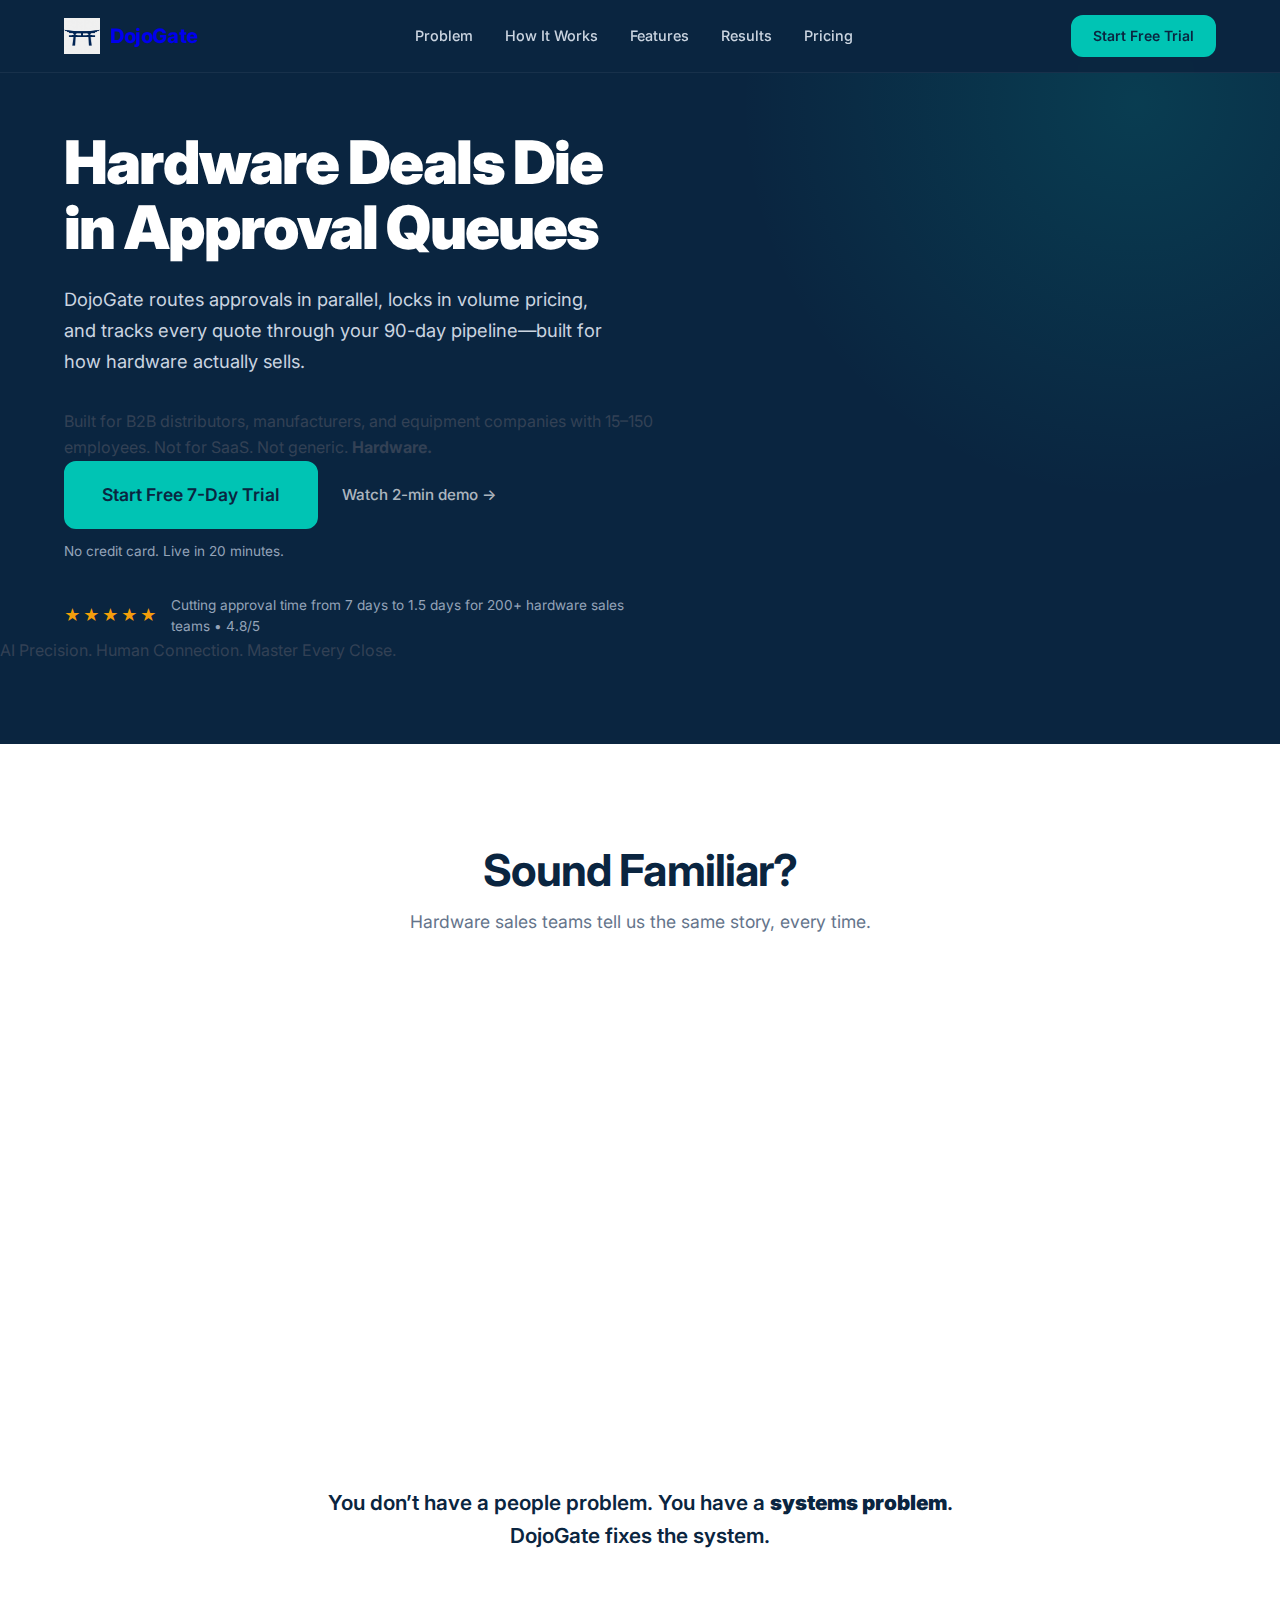
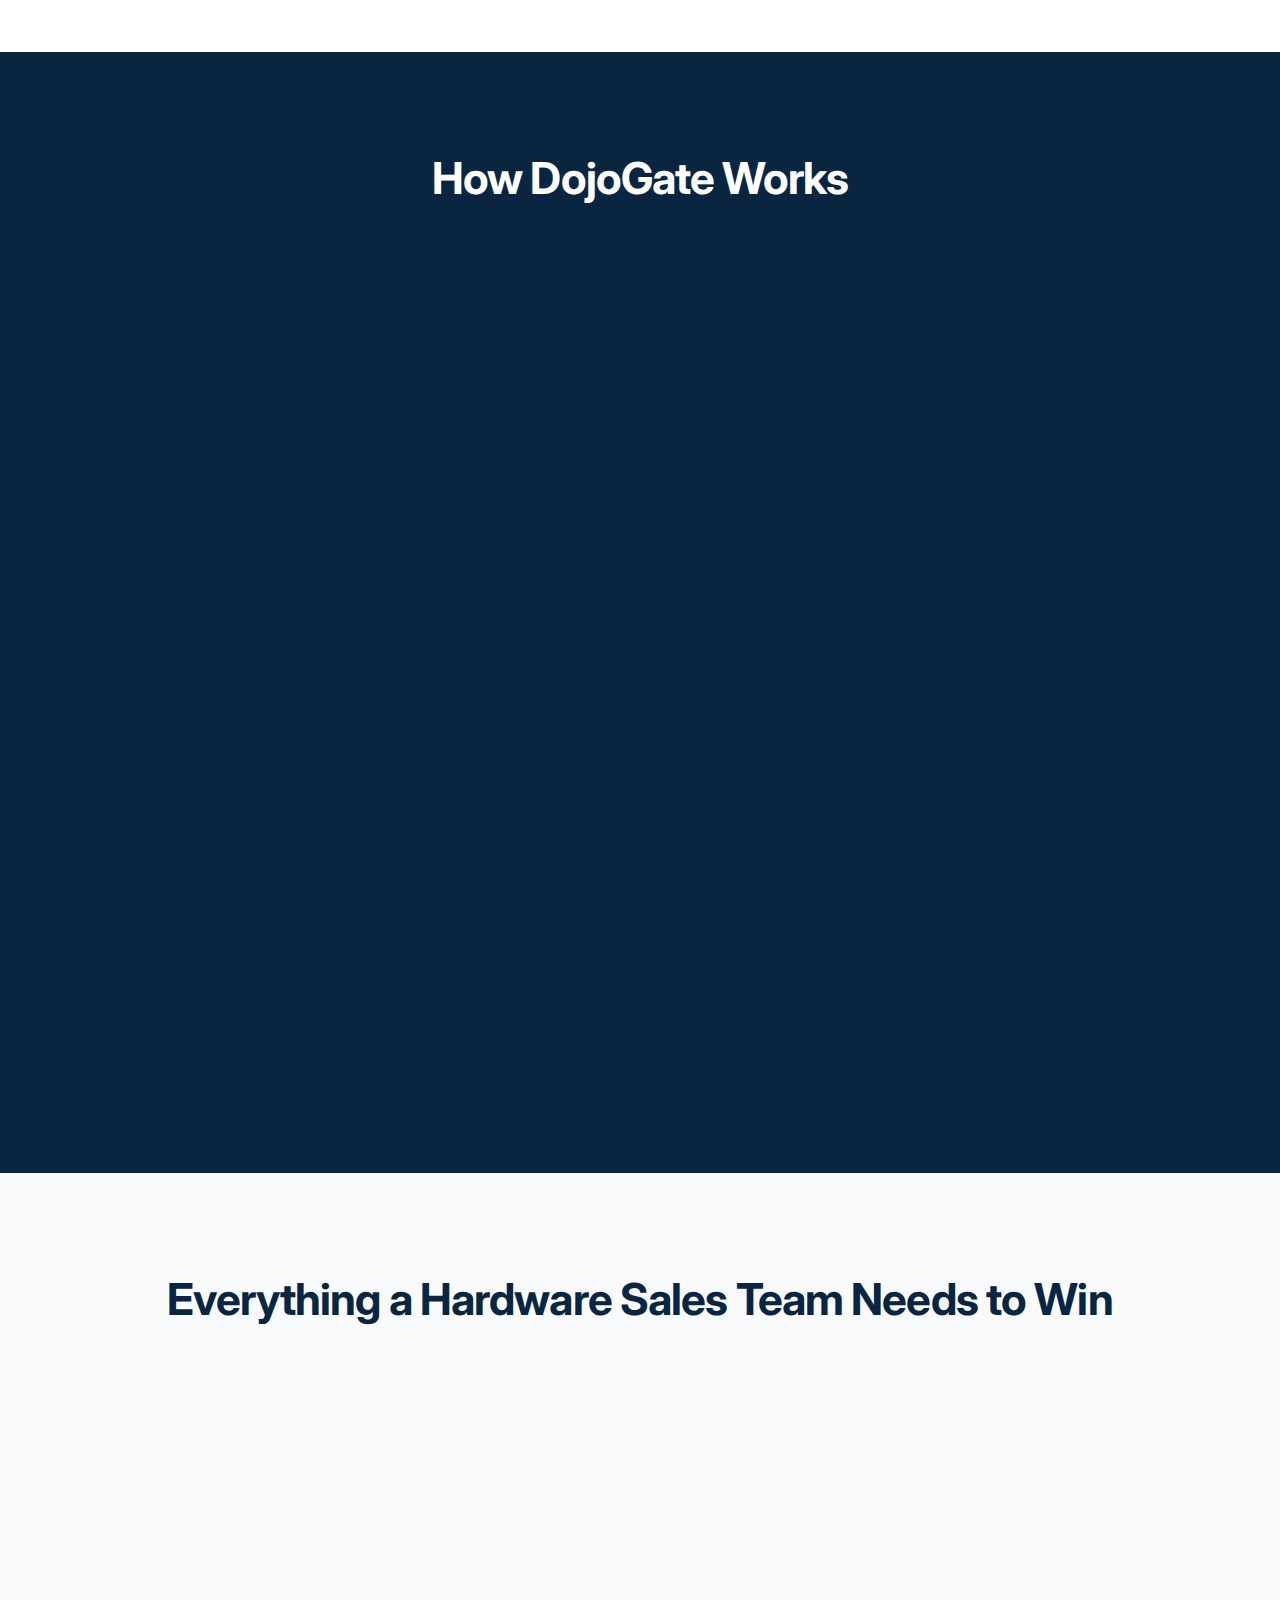
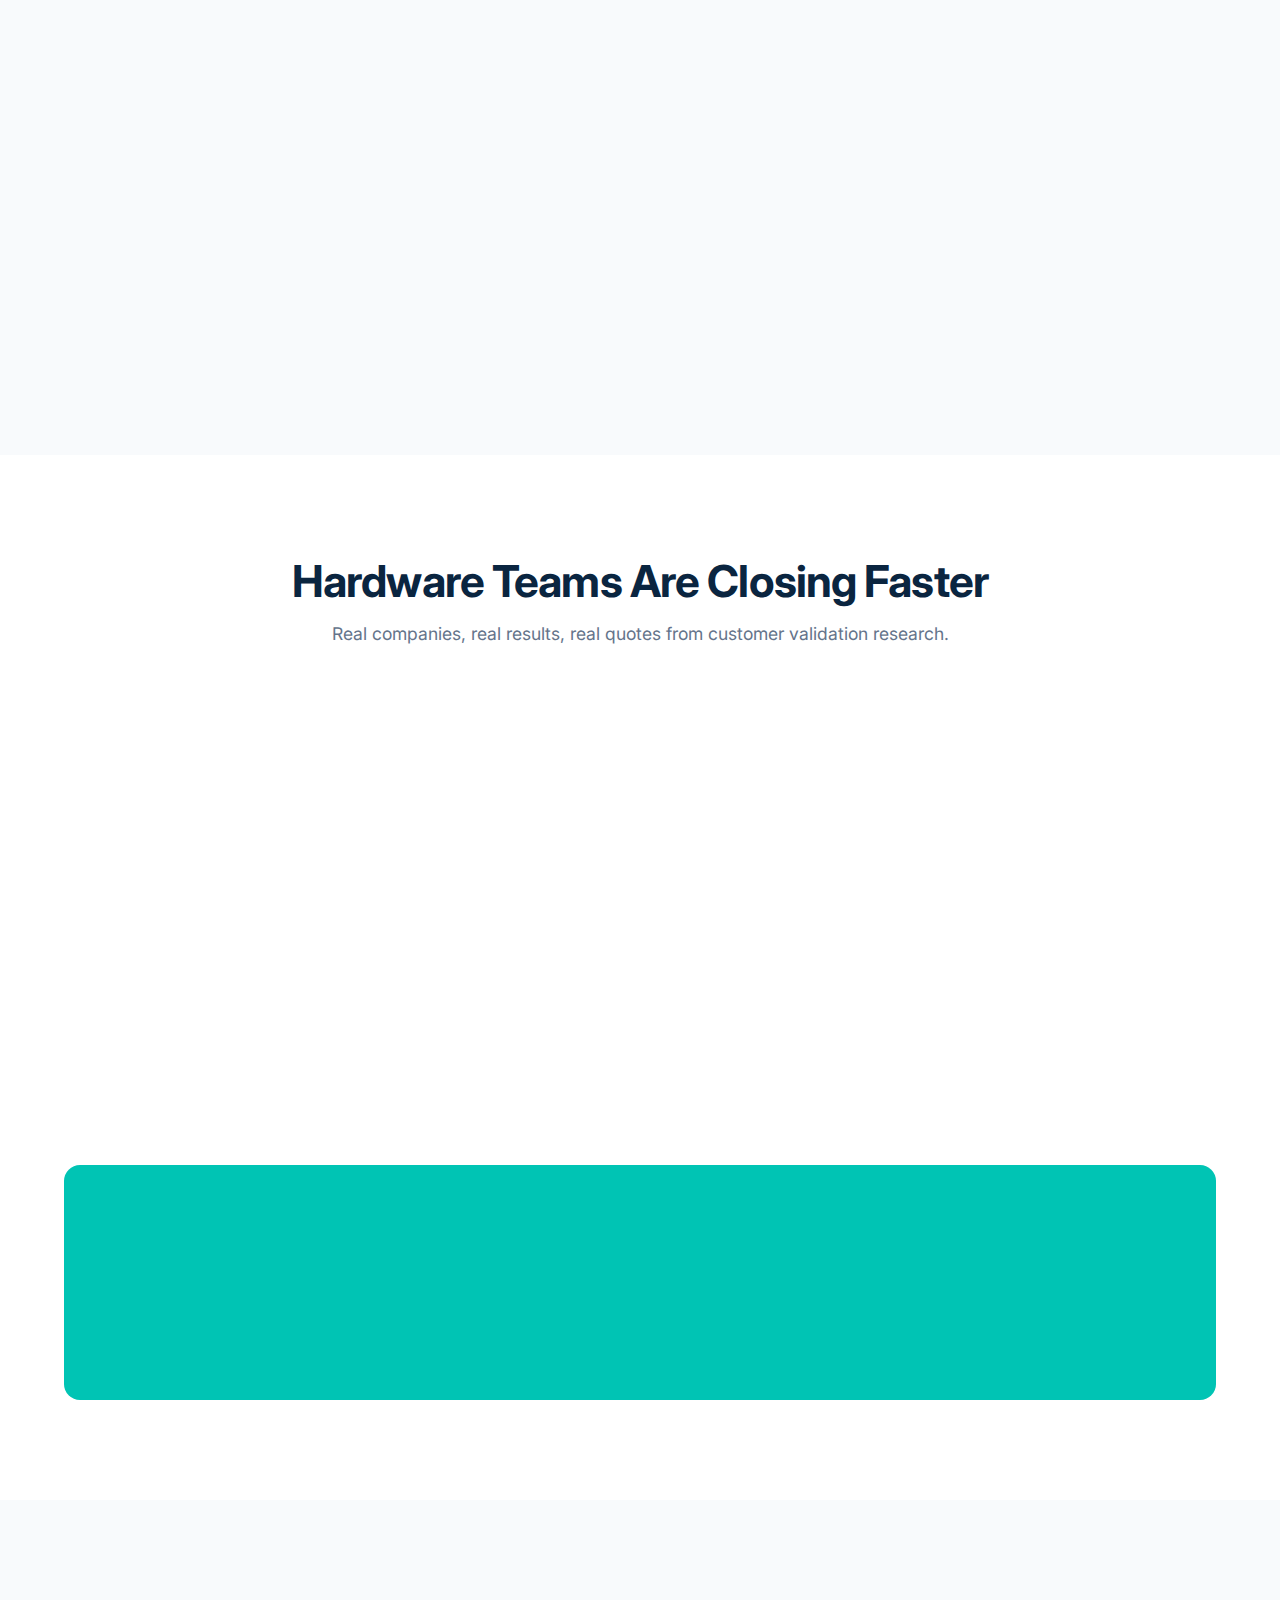
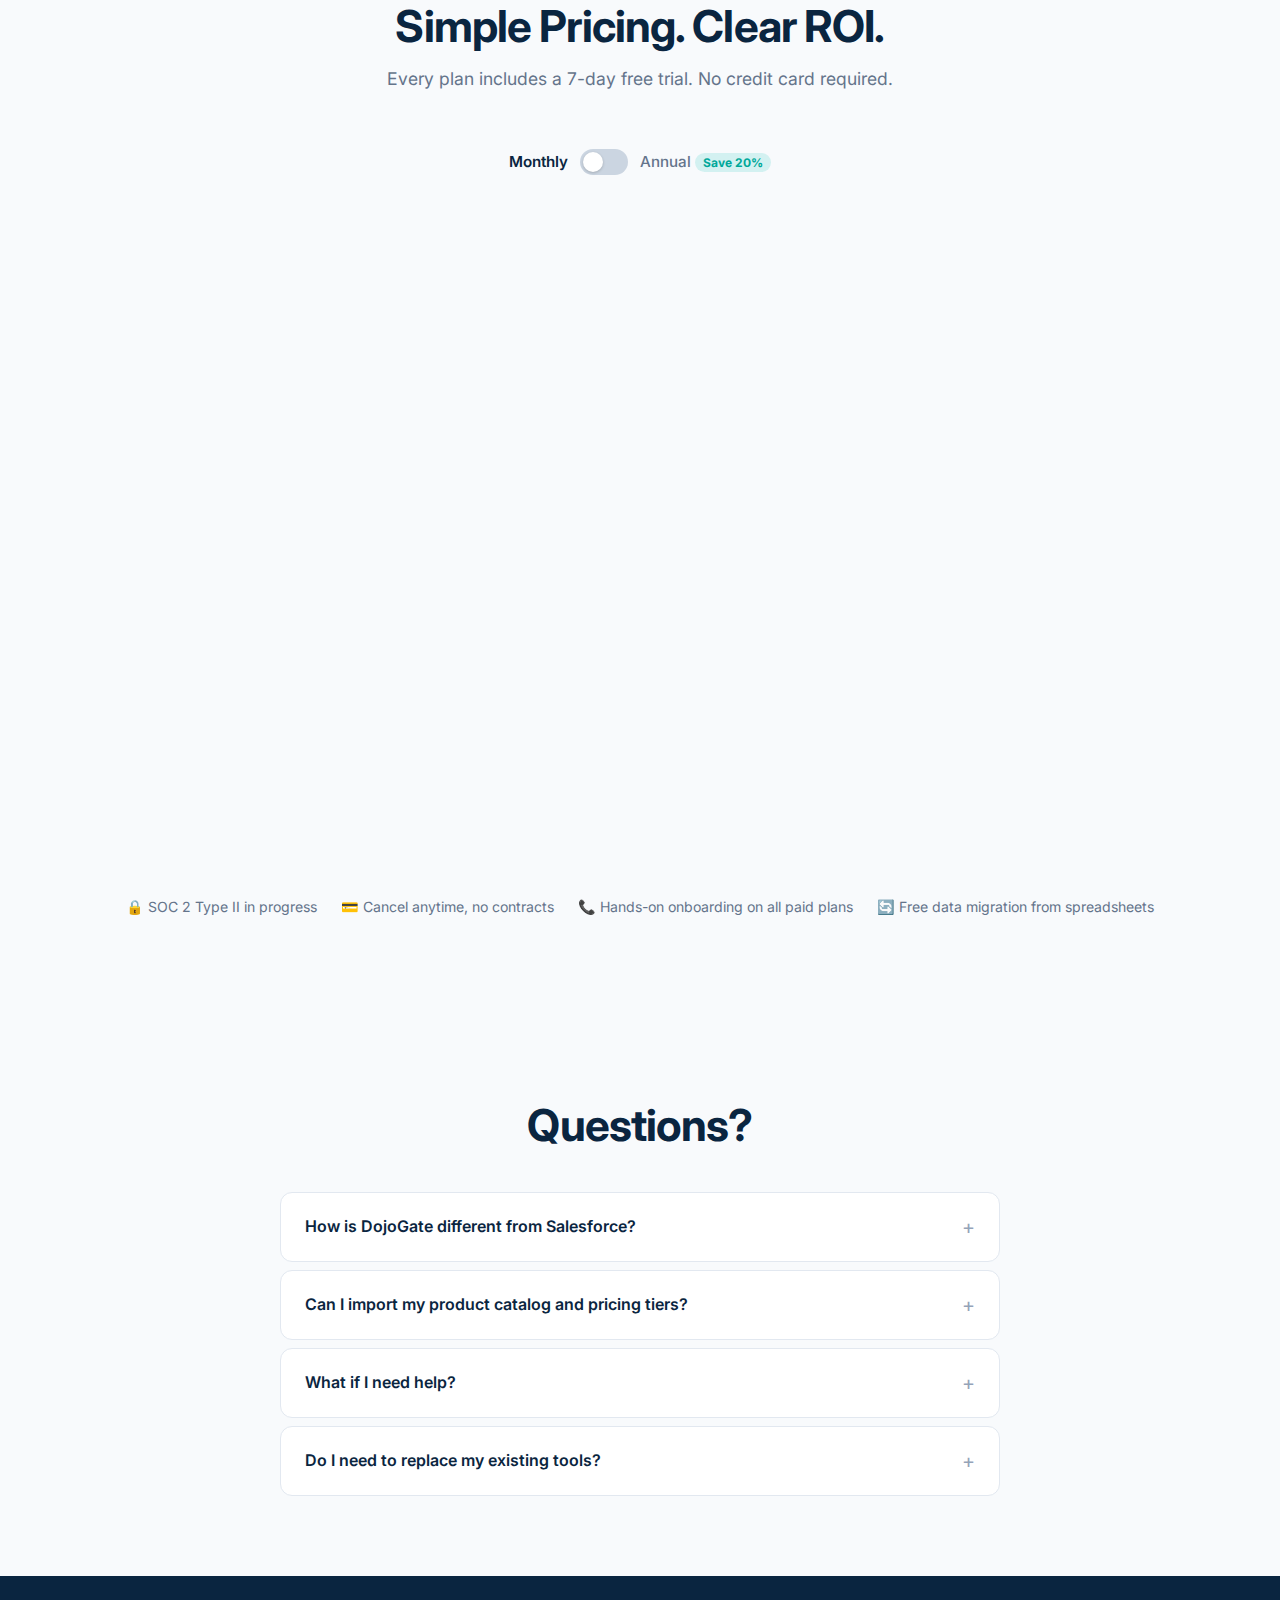
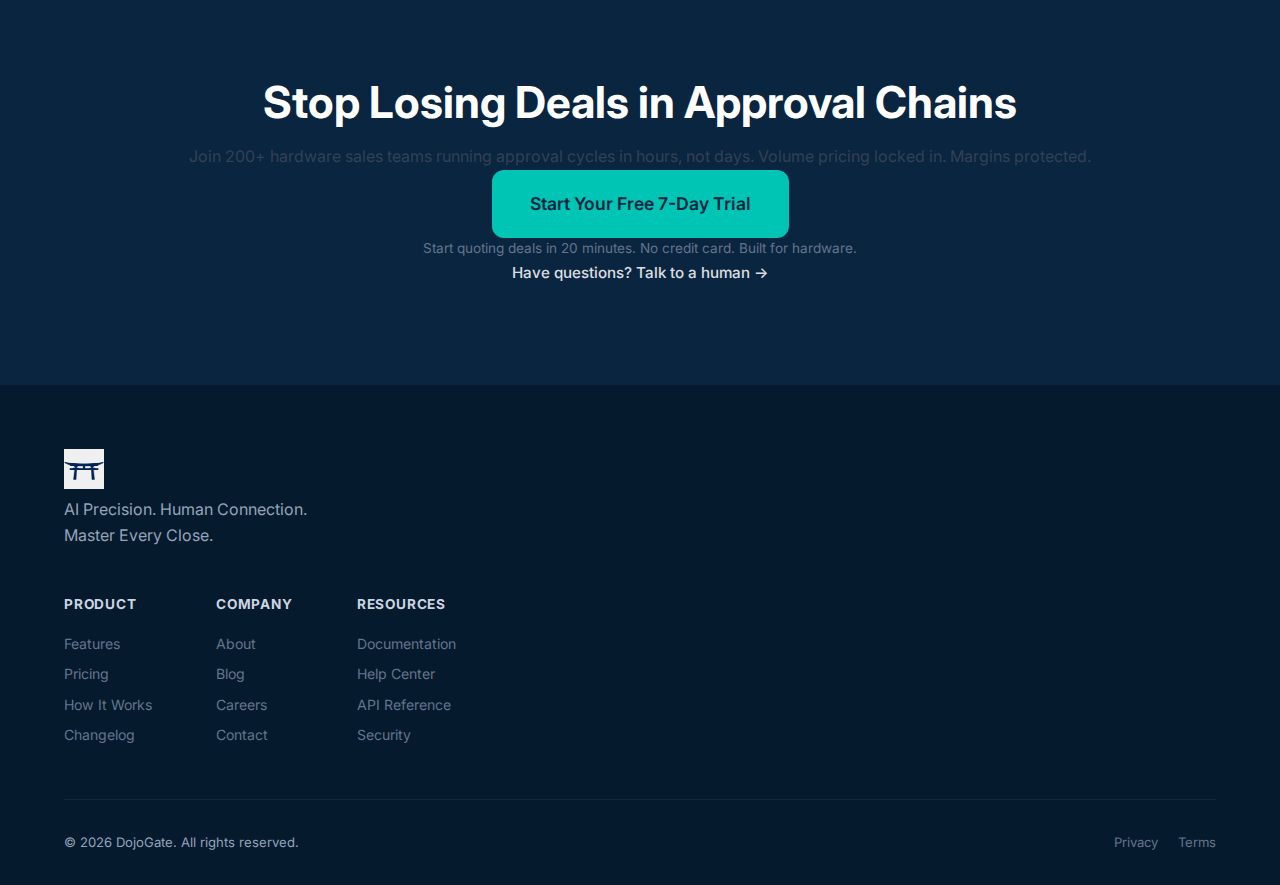
<file: index.html>
<!DOCTYPE html>
<html lang="en">
<head>
  <meta charset="UTF-8">
  <meta name="viewport" content="width=device-width, initial-scale=1.0">
  <title>DojoGate — Hardware Deals Die in Approval Queues</title>
  <meta name="description" content="DojoGate routes approvals in parallel, locks in volume pricing, and tracks every quote through your 90-day pipeline. Built for hardware B2B sales teams.">
  <meta property="og:title" content="DojoGate — Master Every Close">
  <meta property="og:description" content="Purpose-built CRM for hardware distributors, manufacturers, and equipment companies. Parallel approvals. Volume pricing. 90-day pipeline.">
  <meta property="og:image" content="assets/dojogate-brand.jpg">
  <meta property="og:type" content="website">
  <meta name="twitter:card" content="summary_large_image">
  <link rel="icon" type="image/png" href="assets/favicon-32.png">
  <link rel="preconnect" href="https://fonts.googleapis.com">
  <link rel="preconnect" href="https://fonts.gstatic.com" crossorigin>
  <link href="https://fonts.googleapis.com/css2?family=Inter:wght@400;500;600;700;800&display=swap" rel="stylesheet">
  <link rel="stylesheet" href="style.css">
</head>
<body>
  <!-- ==================== NAV ==================== -->
  <nav class="nav" id="nav">
    <div class="container nav-inner">
      <a href="#" class="nav-logo">
        <img src="assets/dojogate-icon.jpg" alt="DojoGate" class="nav-icon">
        <span class="nav-wordmark">DojoGate</span>
      </a>
      <div class="nav-links" id="navLinks">
        <a href="#problem">Problem</a>
        <a href="#solution">How It Works</a>
        <a href="#features">Features</a>
        <a href="#proof">Results</a>
        <a href="#pricing">Pricing</a>
      </div>
      <a href="#pricing" class="btn btn-sm btn-teal nav-cta">Start Free Trial</a>
      <button class="nav-toggle" id="navToggle" aria-label="Menu">
        <span></span><span></span><span></span>
      </button>
    </div>
  </nav>

  <!-- ==================== HERO ==================== -->
  <section class="hero" id="hero">
    <div class="container hero-grid">
      <div class="hero-content">
        <h1 class="hero-headline">Hardware Deals Die<br>in Approval Queues</h1>
        <p class="hero-sub">DojoGate routes approvals in parallel, locks in volume pricing, and tracks every quote through your 90-day pipeline&mdash;built for how hardware actually sells.</p>
        <p class="hero-qualifier">Built for B2B distributors, manufacturers, and equipment companies with 15&ndash;150 employees. Not for SaaS. Not generic. <strong>Hardware.</strong></p>
        <div class="hero-ctas">
          <a href="#pricing" class="btn btn-teal btn-lg">Start Free 7-Day Trial</a>
          <a href="#solution" class="btn-text hero-demo">Watch 2-min demo &rarr;</a>
        </div>
        <p class="hero-micro">No credit card. Live in 20 minutes.</p>
        <div class="hero-social">
          <div class="stars">★★★★★</div>
          <span>Cutting approval time from 7 days to 1.5 days for 200+ hardware sales teams &bull; 4.8/5</span>
        </div>
      </div>
      <div class="hero-visual">
        <div class="approval-flow">
          <div class="flow-step" data-delay="0">
            <div class="flow-icon">📝</div>
            <div class="flow-label">Quote Created</div>
          </div>
          <div class="flow-arrow">&rarr;</div>
          <div class="flow-step" data-delay="1">
            <div class="flow-icon">🤖</div>
            <div class="flow-label">AI Pricing Applied</div>
          </div>
          <div class="flow-arrow">&rarr;</div>
          <div class="flow-step" data-delay="2">
            <div class="flow-icon parallel-icon">
              <span>👤</span><span>👤</span><span>👤</span>
            </div>
            <div class="flow-label">3 Approvers — Parallel</div>
          </div>
          <div class="flow-arrow">&rarr;</div>
          <div class="flow-step highlight" data-delay="3">
            <div class="flow-icon">✅</div>
            <div class="flow-label">Approved in 47 min</div>
          </div>
          <div class="flow-arrow">&rarr;</div>
          <div class="flow-step done" data-delay="4">
            <div class="flow-icon">🤝</div>
            <div class="flow-label">Deal Closed</div>
          </div>
        </div>
      </div>
    </div>
    <p class="hero-tagline">AI Precision. Human Connection. Master Every Close.</p>
  </section>

  <!-- ==================== PROBLEM ==================== -->
  <section class="problem" id="problem">
    <div class="container">
      <h2 class="section-title">Sound Familiar?</h2>
      <p class="section-sub">Hardware sales teams tell us the same story, every time.</p>
      <div class="pain-grid">
        <div class="pain-card" data-anim>
          <div class="pain-icon">⏳</div>
          <div class="pain-stat">3&ndash;7 day approval cycles</div>
          <p>Your VP is traveling. Your CFO only approves at their desk. Your best rep is waiting on a deal your competitor already closed. While you&rsquo;re chasing signatures, your customer buys from someone faster.</p>
          <blockquote>&ldquo;Multi-tier approvals take 5-7 days. Customers demand 24-hour turnaround. We&rsquo;re stuck in email chains while faster competitors close the deal.&rdquo;<cite>&mdash; Director, DuraTech Manufacturing</cite></blockquote>
        </div>
        <div class="pain-card" data-anim>
          <div class="pain-icon">💥</div>
          <div class="pain-stat">$2&ndash;3M annual margin loss</div>
          <p>Tier 1, Tier 2, Tier 3 pricing lives in a spreadsheet. Reps quote inconsistent prices. Margin hemorrhages on every deal.</p>
          <blockquote>&ldquo;Our volume pricing matrix is so complex that reps routinely apply wrong prices. We&rsquo;re losing $2-3M annually in margin just to manual errors.&rdquo;<cite>&mdash; Director, DuraTech Manufacturing</cite></blockquote>
        </div>
        <div class="pain-card" data-anim>
          <div class="pain-icon">🧑‍💼</div>
          <div class="pain-stat">50&ndash;60 quotes reviewed manually, every day</div>
          <p>You&rsquo;re the pricing police. Every quote crosses your desk because there are no guardrails. You&rsquo;re running ops, not strategy.</p>
          <blockquote>&ldquo;I review 50-60 quotes a day for compliance, and it&rsquo;s killing my productivity. Reps constantly undercut each other.&rdquo;<cite>&mdash; Sales Manager, TechSource</cite></blockquote>
        </div>
      </div>
      <p class="transition-copy">You don&rsquo;t have a people problem. You have a <strong>systems problem</strong>. DojoGate fixes the system.</p>
    </div>
  </section>

  <!-- ==================== SOLUTION ==================== -->
  <section class="solution" id="solution">
    <div class="container">
      <h2 class="section-title light">How DojoGate Works</h2>
      <div class="steps">
        <div class="step" data-anim>
          <div class="step-num">01</div>
          <div class="step-content">
            <h3>Set Your Rules Once</h3>
            <p class="step-headline">Define pricing. Protect margins. Forget the spreadsheet.</p>
            <p>Build volume tiers, customer-specific overrides, and margin guardrails in minutes. DojoGate applies them to every quote, every time&mdash;no rep judgment required.</p>
            <blockquote class="step-quote">&ldquo;We need pricing rules that enforce minimum margins automatically. No more reps undercutting each other.&rdquo;<cite>&mdash; Sales Manager, TechSource</cite></blockquote>
          </div>
          <div class="step-visual">
            <div class="mock-ui">
              <div class="mock-header">Volume Pricing Rules</div>
              <div class="mock-row"><span>1–49 units</span><span class="mock-price">$142.00</span></div>
              <div class="mock-row"><span>50–199 units</span><span class="mock-price">$128.50</span><span class="mock-save">-9.5%</span></div>
              <div class="mock-row"><span>200–499 units</span><span class="mock-price">$118.00</span><span class="mock-save">-16.9%</span></div>
              <div class="mock-row highlight"><span>500+ units</span><span class="mock-price">$104.75</span><span class="mock-save">-26.2%</span></div>
              <div class="mock-floor">Margin floor: 22% &bull; Auto-enforced</div>
            </div>
          </div>
        </div>

        <div class="step" data-anim>
          <div class="step-num">02</div>
          <div class="step-content">
            <h3>Route Approvals Intelligently</h3>
            <p class="step-headline">Parallel approvals. Not sequential bottlenecks.</p>
            <p>Deals route to the right approvers simultaneously based on size, customer tier, and product. One-tap approval from any device. No chasing signatures.</p>
            <blockquote class="step-quote">&ldquo;Our VP Sales travels 60% of the time and the CFO can&rsquo;t approve via mobile. We&rsquo;re stuck in a 3-5 day approval cycle when customers want quotes in 24 hours.&rdquo;<cite>&mdash; VP Sales Ops, PrecisionFlow</cite></blockquote>
          </div>
          <div class="step-visual">
            <div class="mock-ui approval-mock">
              <div class="mock-header">Approval Routing</div>
              <div class="approval-flow-mini">
                <div class="af-node trigger">Quote &gt;$25K</div>
                <div class="af-branch">
                  <div class="af-node approved">VP Sales ✅ <small>12 min</small></div>
                  <div class="af-node approved">CFO ✅ <small>34 min</small></div>
                  <div class="af-node approved">Ops Dir ✅ <small>47 min</small></div>
                </div>
                <div class="af-node done">Approved &bull; 47 min total</div>
              </div>
            </div>
          </div>
        </div>

        <div class="step" data-anim>
          <div class="step-num">03</div>
          <div class="step-content">
            <h3>Close Faster</h3>
            <p class="step-headline">From quote to close in hours, not days.</p>
            <p>Customers get quotes before your competitor can call back. Reps spend time selling, not chasing approvals. You spend time on strategy, not bottlenecking deals.</p>
            <blockquote class="step-quote">&ldquo;The CEO batches reviews once a week. Reps wait 5-7 days for approval. We&rsquo;re losing deals to faster competitors.&rdquo;<cite>&mdash; Ops Manager, CloudScale Systems</cite></blockquote>
          </div>
          <div class="step-visual">
            <div class="mock-ui timeline-mock">
              <div class="mock-header">Quote Timeline</div>
              <div class="timeline-compare">
                <div class="tl-bar old">
                  <div class="tl-fill" style="width:100%"></div>
                  <span class="tl-label">Before: 5 days</span>
                </div>
                <div class="tl-bar new">
                  <div class="tl-fill" style="width:17%"></div>
                  <span class="tl-label">With DojoGate: 2 hours</span>
                </div>
              </div>
              <div class="timeline-stages">
                <span>Created</span><span>&rarr;</span>
                <span>Priced</span><span>&rarr;</span>
                <span>Approved</span><span>&rarr;</span>
                <span>Sent</span><span>&rarr;</span>
                <span class="tl-done">Signed ✓</span>
              </div>
            </div>
          </div>
        </div>
      </div>
    </div>
  </section>

  <!-- ==================== FEATURES ==================== -->
  <section class="features" id="features">
    <div class="container">
      <h2 class="section-title">Everything a Hardware Sales Team Needs to Win</h2>
      <div class="feature-grid">
        <div class="feature-card" data-anim>
          <div class="feature-icon">⚡</div>
          <h3>Smart Approval Routing</h3>
          <p>Parallel routing to multiple approvers simultaneously. Role-based rules by deal size, customer tier, product line. One-tap mobile approval from email or app.</p>
        </div>
        <div class="feature-card" data-anim>
          <div class="feature-icon">📊</div>
          <h3>Native Volume Pricing</h3>
          <p>Tier 1, Tier 2, Tier 3 pricing built in&mdash;no CPQ required. Automatic margin guardrails prevent reps from undercutting. Contract overrides applied in seconds.</p>
        </div>
        <div class="feature-card" data-anim>
          <div class="feature-icon">📄</div>
          <h3>Quote Builder</h3>
          <p>Professional PDF quotes in minutes, not hours. Auto-calculated pricing, discounts, and margin visibility. One-click email to customer from the platform.</p>
        </div>
        <div class="feature-card" data-anim>
          <div class="feature-icon">🔭</div>
          <h3>Pipeline Visibility</h3>
          <p>6-stage Kanban view built for 90-day hardware cycles. Stale deal alerts and rep activity tracking. Manager dashboard with quote volume, cycle time, and win rate.</p>
        </div>
        <div class="feature-card" data-anim>
          <div class="feature-icon">📱</div>
          <h3>Mobile Approvals</h3>
          <p>Approve, reject, or request revision from any device. Push notifications for pending approvals. Full deal context on mobile&mdash;no desktop required.</p>
        </div>
        <div class="feature-card" data-anim>
          <div class="feature-icon">🔗</div>
          <h3>Integrations</h3>
          <p>Salesforce, QuickBooks, SAP (beta). Stripe for billing, Zapier for custom workflows. Your tools, connected.</p>
          <div class="integration-logos">
            <span>Salesforce</span><span>QuickBooks</span><span>SAP</span><span>Stripe</span><span>Zapier</span>
          </div>
        </div>
      </div>
    </div>
  </section>

  <!-- ==================== SOCIAL PROOF ==================== -->
  <section class="proof" id="proof">
    <div class="container">
      <h2 class="section-title">Hardware Teams Are Closing Faster</h2>
      <p class="section-sub">Real companies, real results, real quotes from customer validation research.</p>
      <div class="proof-grid">
        <div class="proof-card" data-anim>
          <div class="proof-meta">PrecisionFlow Industrial &bull; 52 employees &bull; $18-22M ARR</div>
          <blockquote>&ldquo;Approval routing was killing us. We were losing deals to competitors who could approve in hours, not days. DojoGate cut our cycle from 7 days to 1.5 days.&rdquo;</blockquote>
          <cite>Marcus Chen, VP Sales Operations<br><small>Industrial bearing distributor</small></cite>
          <div class="proof-metrics">
            <div><strong>140</strong> quotes/mo</div>
            <div><strong>$45K</strong> avg deal</div>
            <div><strong>6-8 → 3-4</strong> week cycle</div>
          </div>
        </div>
        <div class="proof-card" data-anim>
          <div class="proof-meta">CloudScale Systems &bull; 28 employees &bull; $7-9M ARR</div>
          <blockquote>&ldquo;Volume pricing from spreadsheets was chaos. Then approval delays made it worse. DojoGate fixed both: consistent pricing + parallel approvals. We&rsquo;re now competitive on speed.&rdquo;</blockquote>
          <cite>Sarah Okonkwo, Operations Manager<br><small>Equipment distributor &bull; 45% YoY growth</small></cite>
          <div class="proof-metrics">
            <div><strong>85</strong> quotes/mo</div>
            <div><strong>$28K</strong> avg deal</div>
            <div><strong>4-6 → 2-3</strong> week cycle</div>
          </div>
        </div>
        <div class="proof-card" data-anim>
          <div class="proof-meta">DuraTech Manufacturing &bull; 98 employees &bull; $32-38M ARR</div>
          <blockquote>&ldquo;Margin leakage from pricing errors ($2-3M/year) combined with approval delays meant we were getting crushed. DojoGate locked in consistent pricing and cut approvals to 1-2 days.&rdquo;</blockquote>
          <cite>David Hernandez, Director of Sales<br><small>Industrial manufacturer &bull; $850K+ margin recovered Y1</small></cite>
          <div class="proof-metrics">
            <div><strong>340</strong> quotes/mo</div>
            <div><strong>$35K</strong> avg deal</div>
            <div><strong>8-12 → 5-6</strong> week cycle</div>
          </div>
        </div>
      </div>

      <div class="stats-bar">
        <div class="stat" data-anim>
          <div class="stat-value" data-count="78">0</div>
          <div class="stat-unit">%</div>
          <div class="stat-label">Quote cycle reduction<br><small>5 days → 26 hours</small></div>
        </div>
        <div class="stat" data-anim>
          <div class="stat-value">$1.2M</div>
          <div class="stat-label">Margin protected<br><small>per customer/year avg</small></div>
        </div>
        <div class="stat" data-anim>
          <div class="stat-value" data-count="67">0</div>
          <div class="stat-unit">%</div>
          <div class="stat-label">Quotes auto-approved<br><small>No manager review needed</small></div>
        </div>
        <div class="stat" data-anim>
          <div class="stat-value" data-count="91">0</div>
          <div class="stat-unit">%</div>
          <div class="stat-label">Trial-to-paid conversion<br><small>Early pilots</small></div>
        </div>
      </div>
    </div>
  </section>

  <!-- ==================== PRICING ==================== -->
  <section class="pricing" id="pricing">
    <div class="container">
      <h2 class="section-title">Simple Pricing. Clear ROI.</h2>
      <p class="section-sub">Every plan includes a 7-day free trial. No credit card required.</p>

      <div class="billing-toggle">
        <span class="toggle-label" id="monthlyLabel">Monthly</span>
        <label class="toggle">
          <input type="checkbox" id="billingToggle">
          <span class="toggle-track"></span>
        </label>
        <span class="toggle-label" id="annualLabel">Annual <span class="save-badge">Save 20%</span></span>
      </div>

      <div class="pricing-grid">
        <div class="price-card" data-anim>
          <div class="price-tier">Starter</div>
          <div class="price-amount">
            <span class="price-dollar">$</span>
            <span class="price-num" data-monthly="99" data-annual="79">99</span>
            <span class="price-period">/mo</span>
          </div>
          <p class="price-for">Small teams, getting started with structured approvals</p>
          <ul class="price-features">
            <li>Up to 3 users</li>
            <li>75 quotes/month</li>
            <li>Approval routing (up to 2 levels)</li>
            <li>Basic pricing rules (volume tiers)</li>
            <li>Quote builder + PDF export</li>
            <li>Email support</li>
          </ul>
          <a href="#" class="btn btn-outline btn-block">Start Free Trial</a>
        </div>

        <div class="price-card featured" data-anim>
          <div class="price-badge">✦ Most Popular</div>
          <div class="price-tier">Growth</div>
          <div class="price-amount">
            <span class="price-dollar">$</span>
            <span class="price-num" data-monthly="199" data-annual="159">199</span>
            <span class="price-period">/mo</span>
          </div>
          <p class="price-for">Growing teams that need margin protection and fast approval cycles</p>
          <ul class="price-features">
            <li>Up to 10 users</li>
            <li>400 quotes/month</li>
            <li>Parallel approval routing (unlimited)</li>
            <li>Advanced pricing rules + margin guardrails</li>
            <li>Pipeline visibility dashboard</li>
            <li>Mobile approvals</li>
            <li>Salesforce + QuickBooks integration</li>
            <li>Priority email + chat support</li>
          </ul>
          <a href="#" class="btn btn-teal btn-block">Start Free Trial</a>
        </div>

        <div class="price-card" data-anim>
          <div class="price-tier">Enterprise</div>
          <div class="price-amount">
            <span class="price-num custom">Custom</span>
          </div>
          <p class="price-for">High-volume distributors with complex pricing matrices</p>
          <ul class="price-features">
            <li>Unlimited users</li>
            <li>Unlimited quotes</li>
            <li>SAP / ERP integration (custom)</li>
            <li>Dedicated onboarding + CSM</li>
            <li>SLA: 99.9% uptime</li>
            <li>Custom approval workflows</li>
            <li>Advanced analytics + margin reporting</li>
            <li>API access</li>
          </ul>
          <a href="#" class="btn btn-outline btn-block">Talk to Sales</a>
        </div>
      </div>

      <div class="pricing-trust">
        <span>🔒 SOC 2 Type II in progress</span>
        <span>💳 Cancel anytime, no contracts</span>
        <span>📞 Hands-on onboarding on all paid plans</span>
        <span>🔄 Free data migration from spreadsheets</span>
      </div>
    </div>
  </section>

  <!-- ==================== FAQ ==================== -->
  <section class="faq">
    <div class="container">
      <h2 class="section-title">Questions?</h2>
      <div class="faq-list">
        <details class="faq-item">
          <summary>How is DojoGate different from Salesforce?</summary>
          <p>Salesforce is a blank canvas. You spend weeks configuring it for hardware sales workflows. DojoGate is purpose-built for hardware B2B&mdash;volume pricing, 90-180 day pipelines, approval workflows, activity tracking. It works out of the box.</p>
        </details>
        <details class="faq-item">
          <summary>Can I import my product catalog and pricing tiers?</summary>
          <p>Yes. Bulk CSV import&mdash;10 minutes for 500 SKUs. We provide the template.</p>
        </details>
        <details class="faq-item">
          <summary>What if I need help?</summary>
          <p>Email support included on all plans (response within 24 hours). We also provide video walkthroughs, live onboarding, and setup guides for your team.</p>
        </details>
        <details class="faq-item">
          <summary>Do I need to replace my existing tools?</summary>
          <p>No. DojoGate integrates with Salesforce, QuickBooks, and SAP. Use it alongside your existing stack or as a standalone CRM.</p>
        </details>
      </div>
    </div>
  </section>

  <!-- ==================== FINAL CTA ==================== -->
  <section class="final-cta">
    <div class="container">
      <h2>Stop Losing Deals in Approval Chains</h2>
      <p>Join 200+ hardware sales teams running approval cycles in hours, not days. Volume pricing locked in. Margins protected.</p>
      <a href="#pricing" class="btn btn-teal btn-lg">Start Your Free 7-Day Trial</a>
      <p class="final-micro">Start quoting deals in 20 minutes. No credit card. Built for hardware.</p>
      <a href="#" class="btn-text">Have questions? Talk to a human &rarr;</a>
    </div>
  </section>

  <!-- ==================== FOOTER ==================== -->
  <footer class="footer">
    <div class="container footer-inner">
      <div class="footer-brand">
        <img src="assets/dojogate-icon.jpg" alt="DojoGate" class="footer-logo">
        <p>AI Precision. Human Connection.<br>Master Every Close.</p>
      </div>
      <div class="footer-links">
        <div class="footer-col">
          <h4>Product</h4>
          <a href="#features">Features</a>
          <a href="#pricing">Pricing</a>
          <a href="#solution">How It Works</a>
          <a href="#">Changelog</a>
        </div>
        <div class="footer-col">
          <h4>Company</h4>
          <a href="#">About</a>
          <a href="#">Blog</a>
          <a href="#">Careers</a>
          <a href="#">Contact</a>
        </div>
        <div class="footer-col">
          <h4>Resources</h4>
          <a href="#">Documentation</a>
          <a href="#">Help Center</a>
          <a href="#">API Reference</a>
          <a href="#">Security</a>
        </div>
      </div>
      <div class="footer-bottom">
        <p>&copy; 2026 DojoGate. All rights reserved.</p>
        <div class="footer-legal">
          <a href="#">Privacy</a>
          <a href="#">Terms</a>
        </div>
      </div>
    </div>
  </footer>

  <script src="script.js"></script>
</body>
</html>
</file>
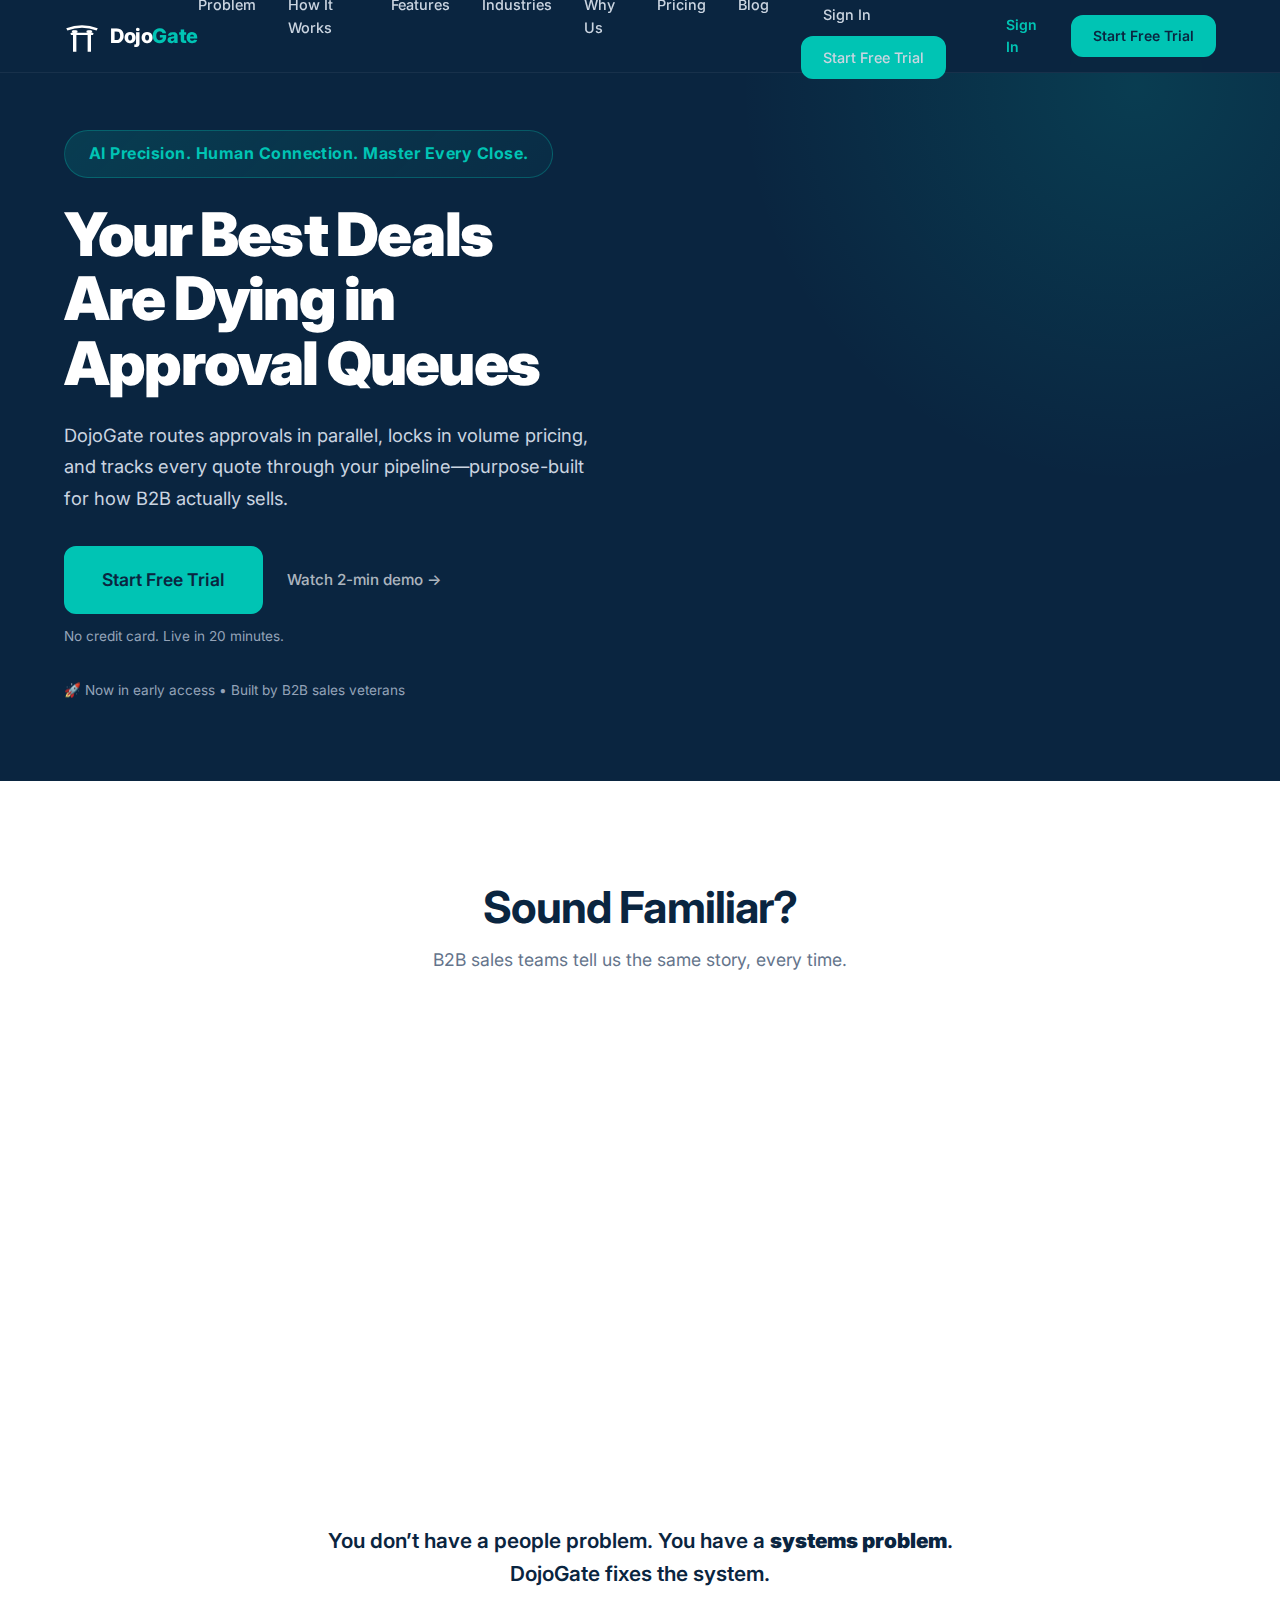
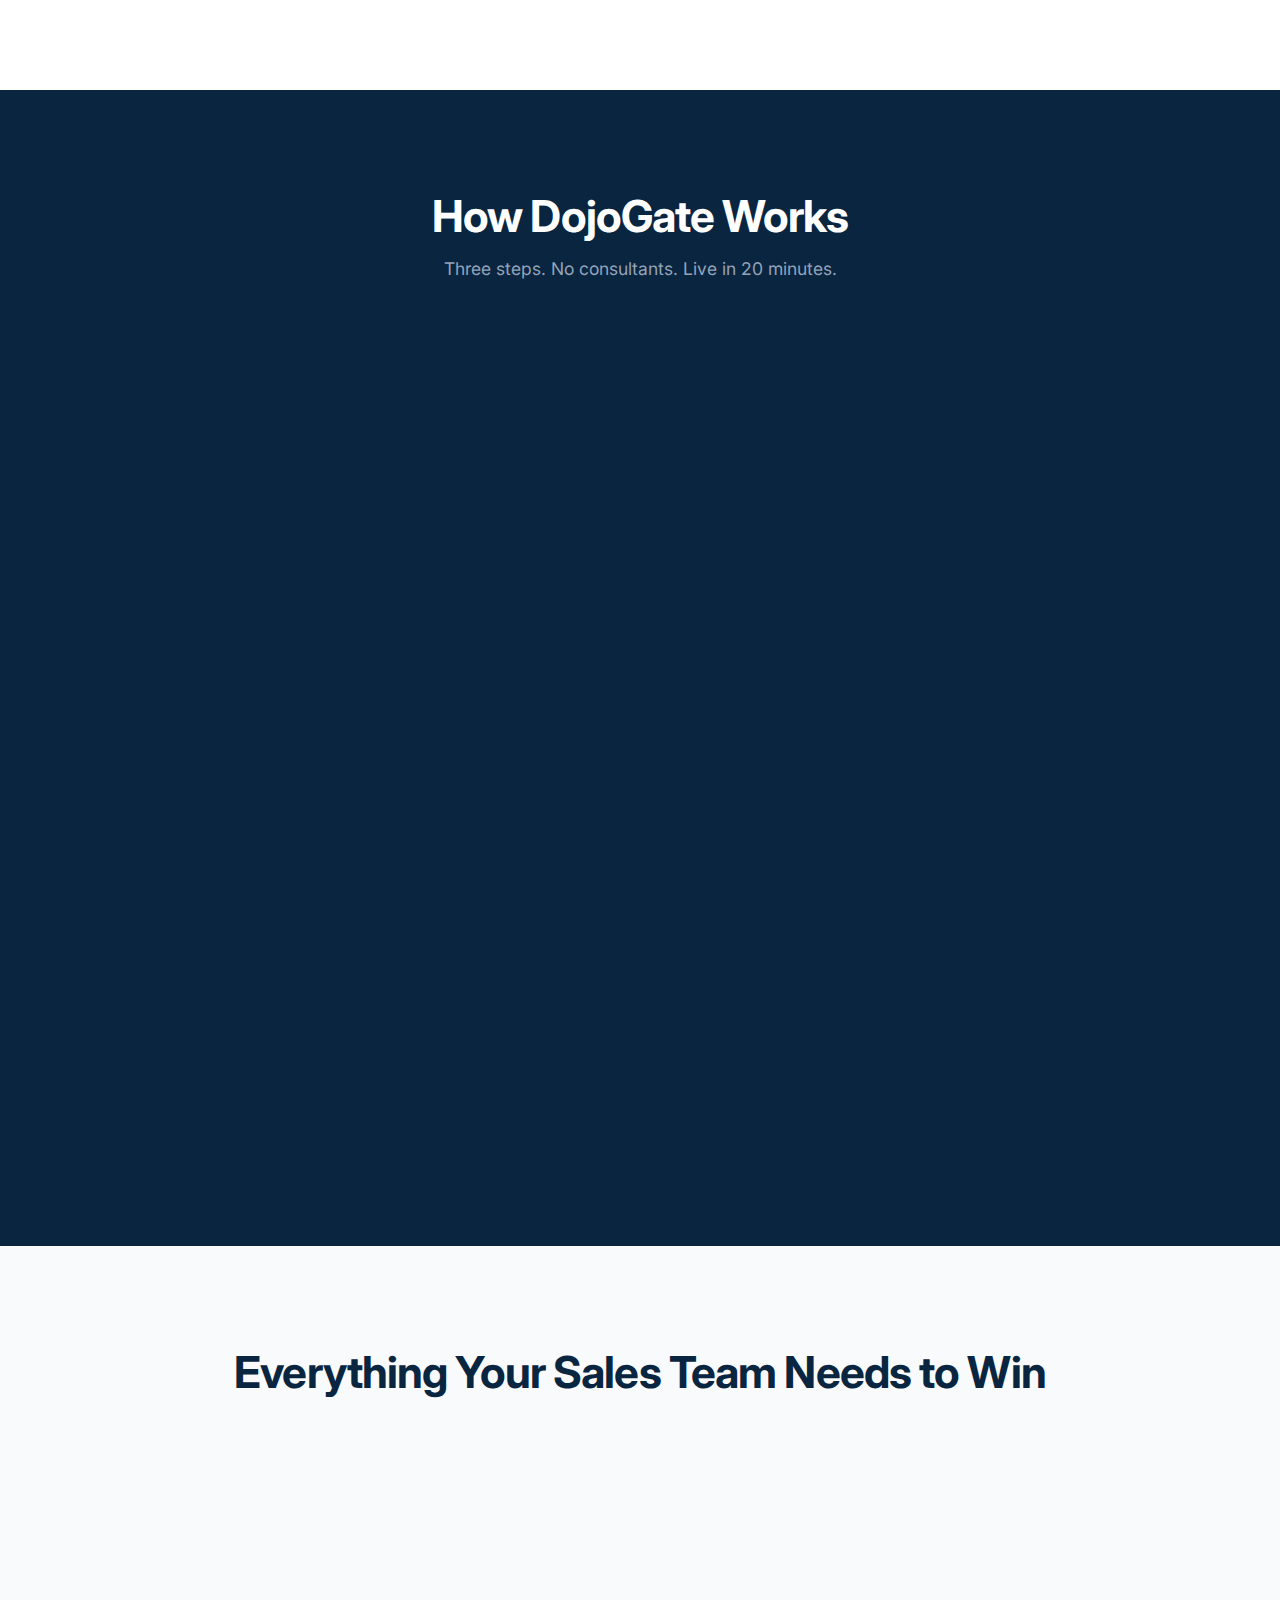
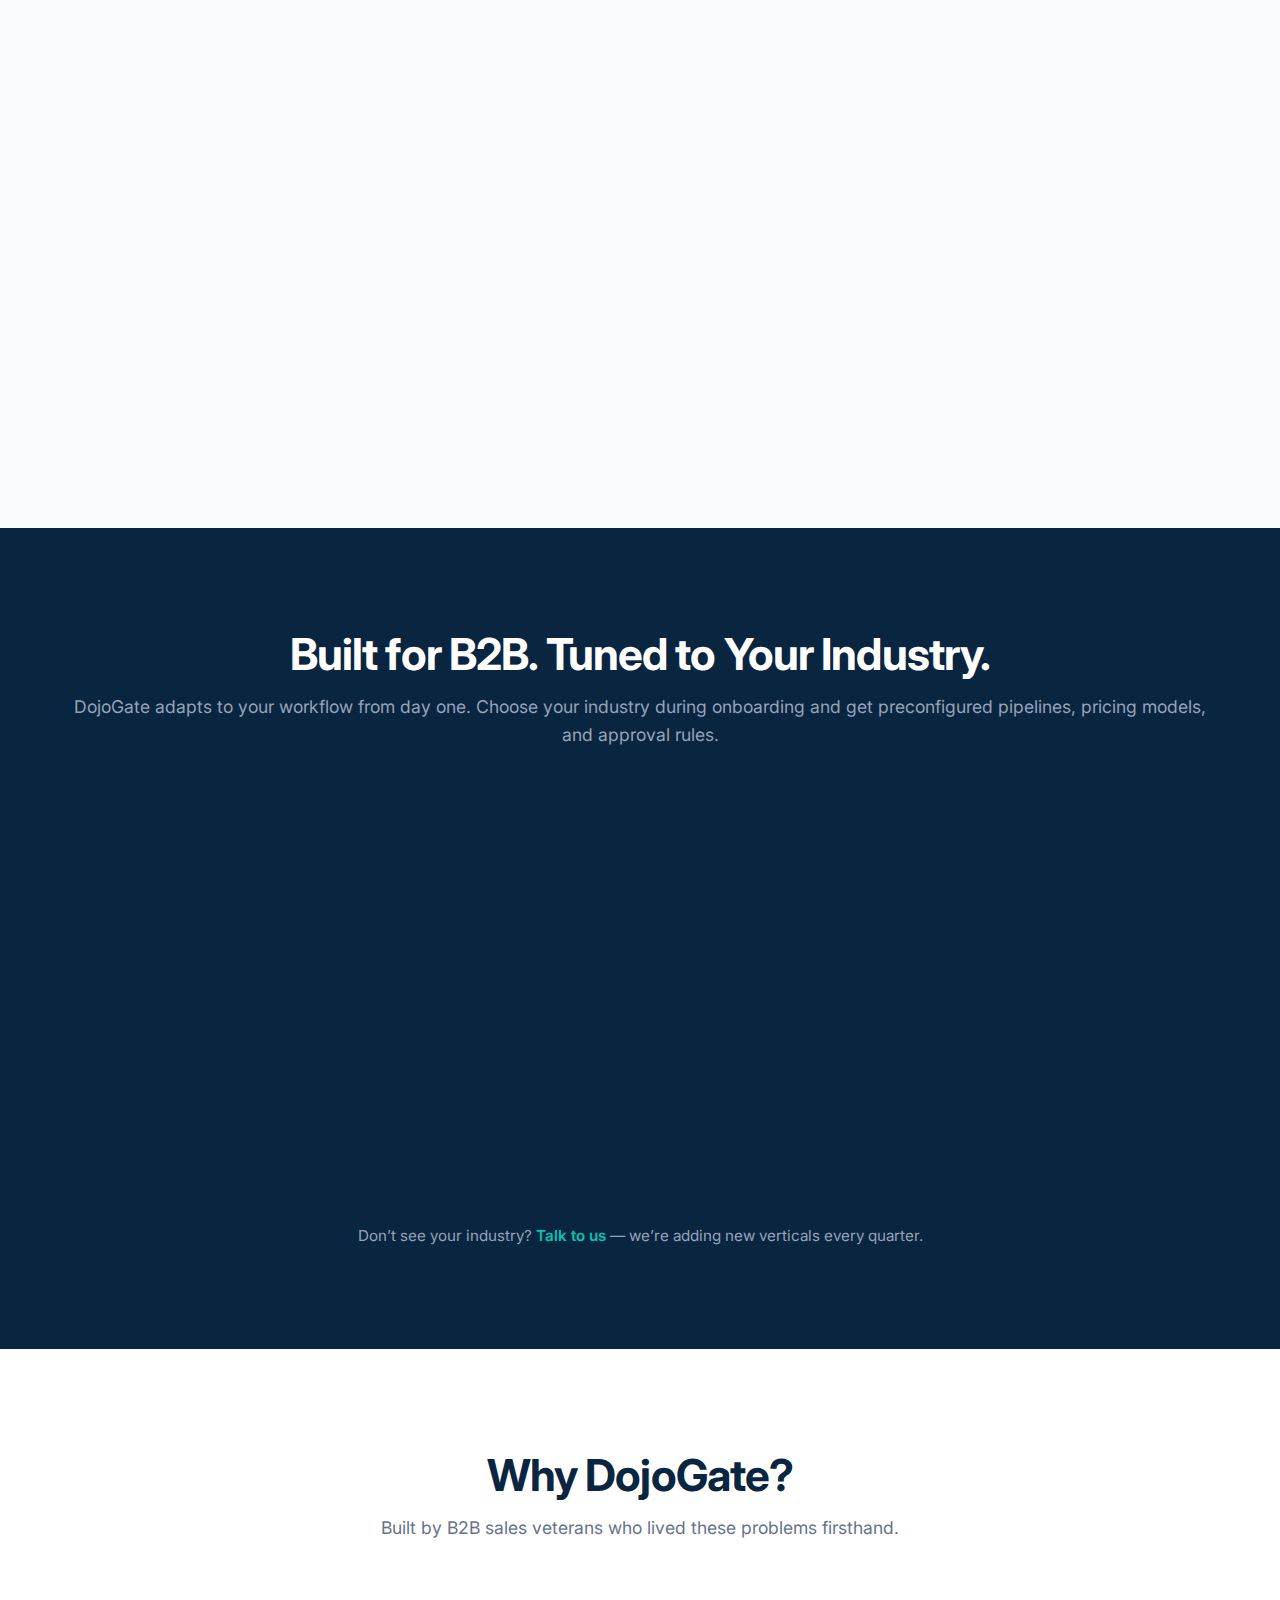
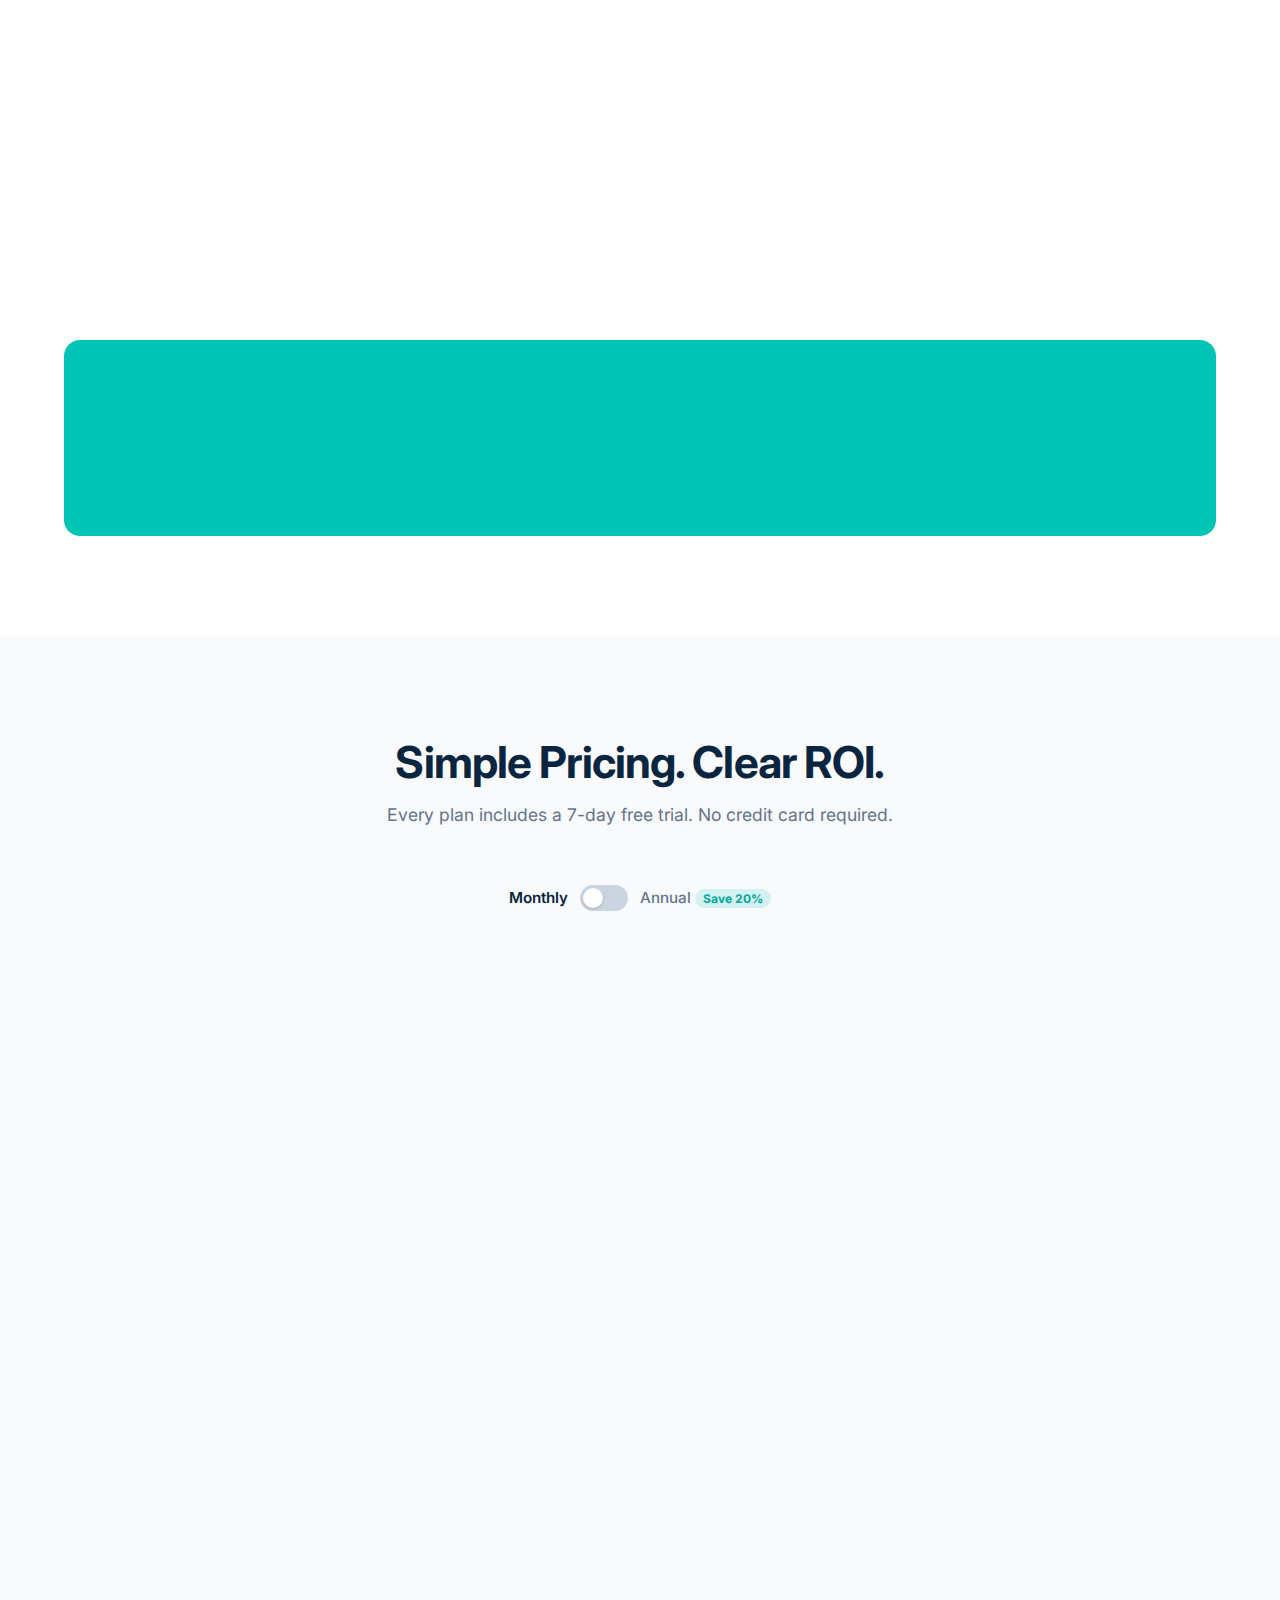
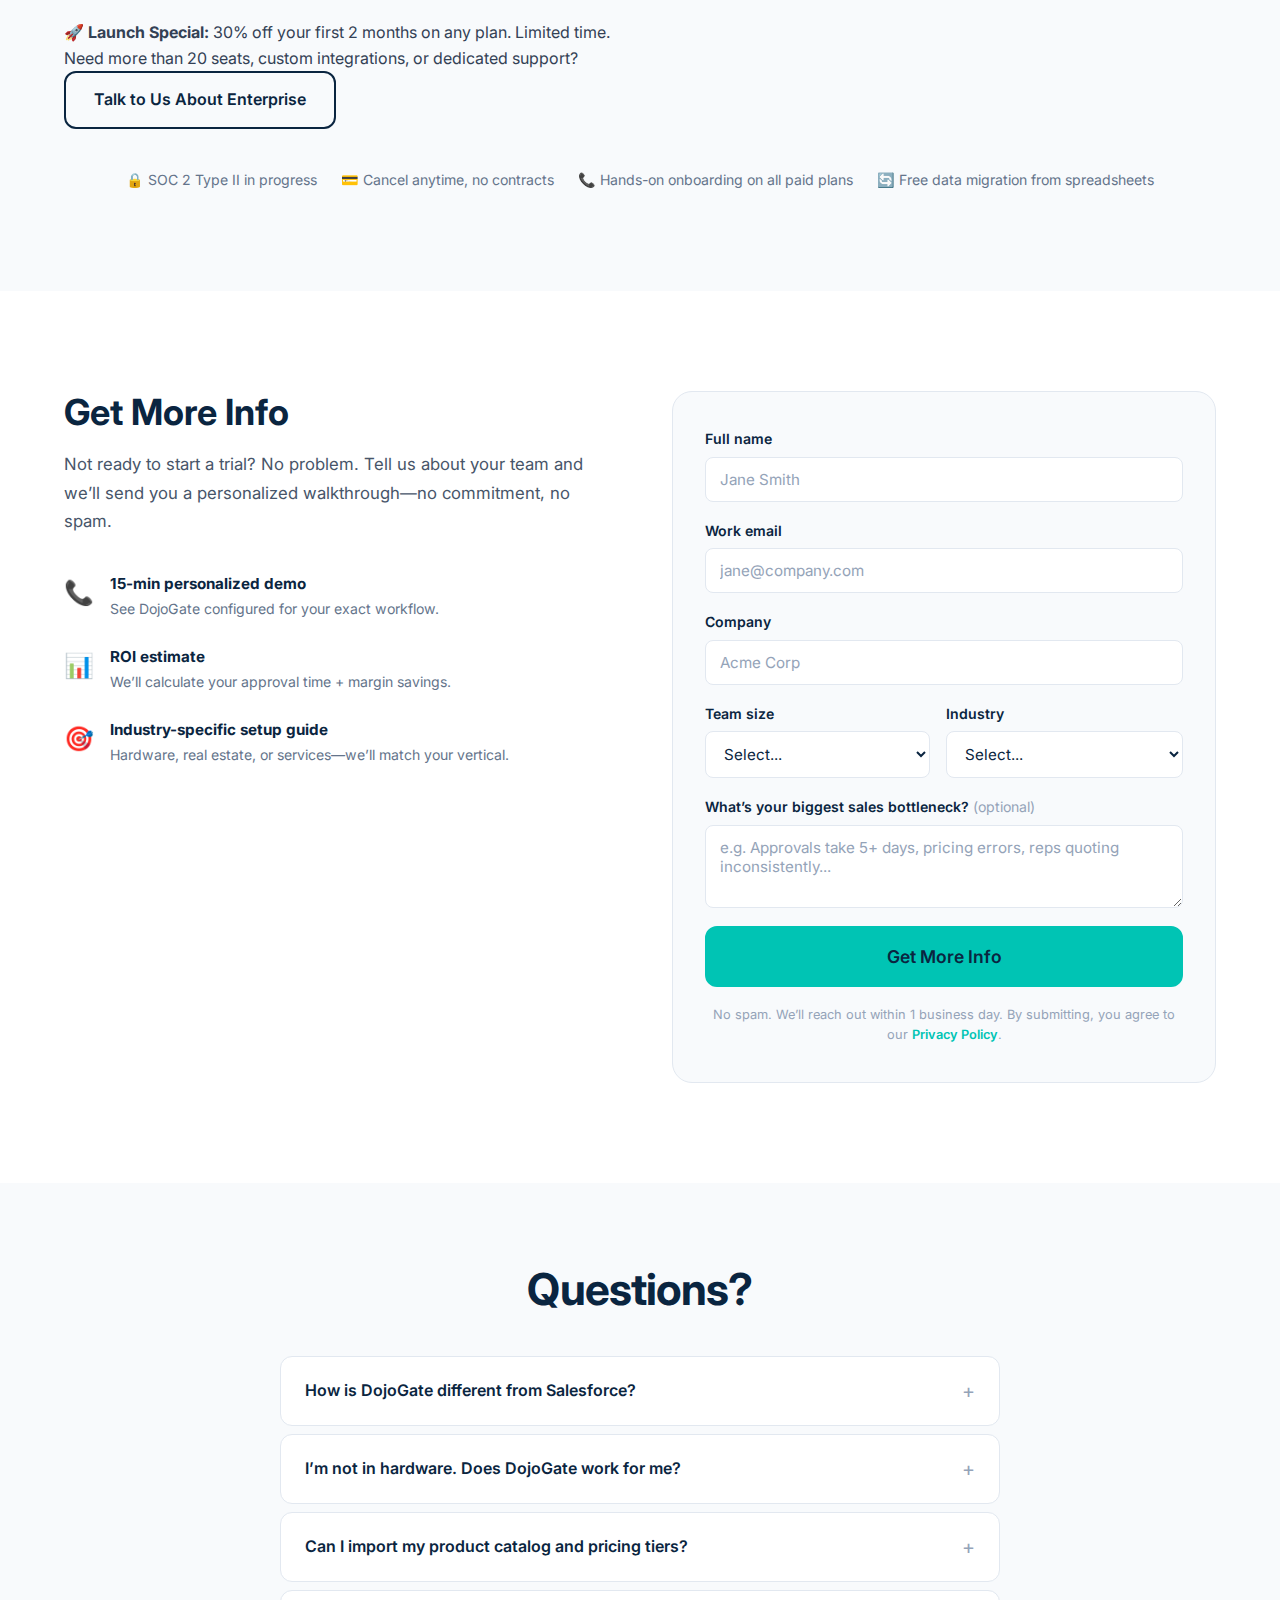
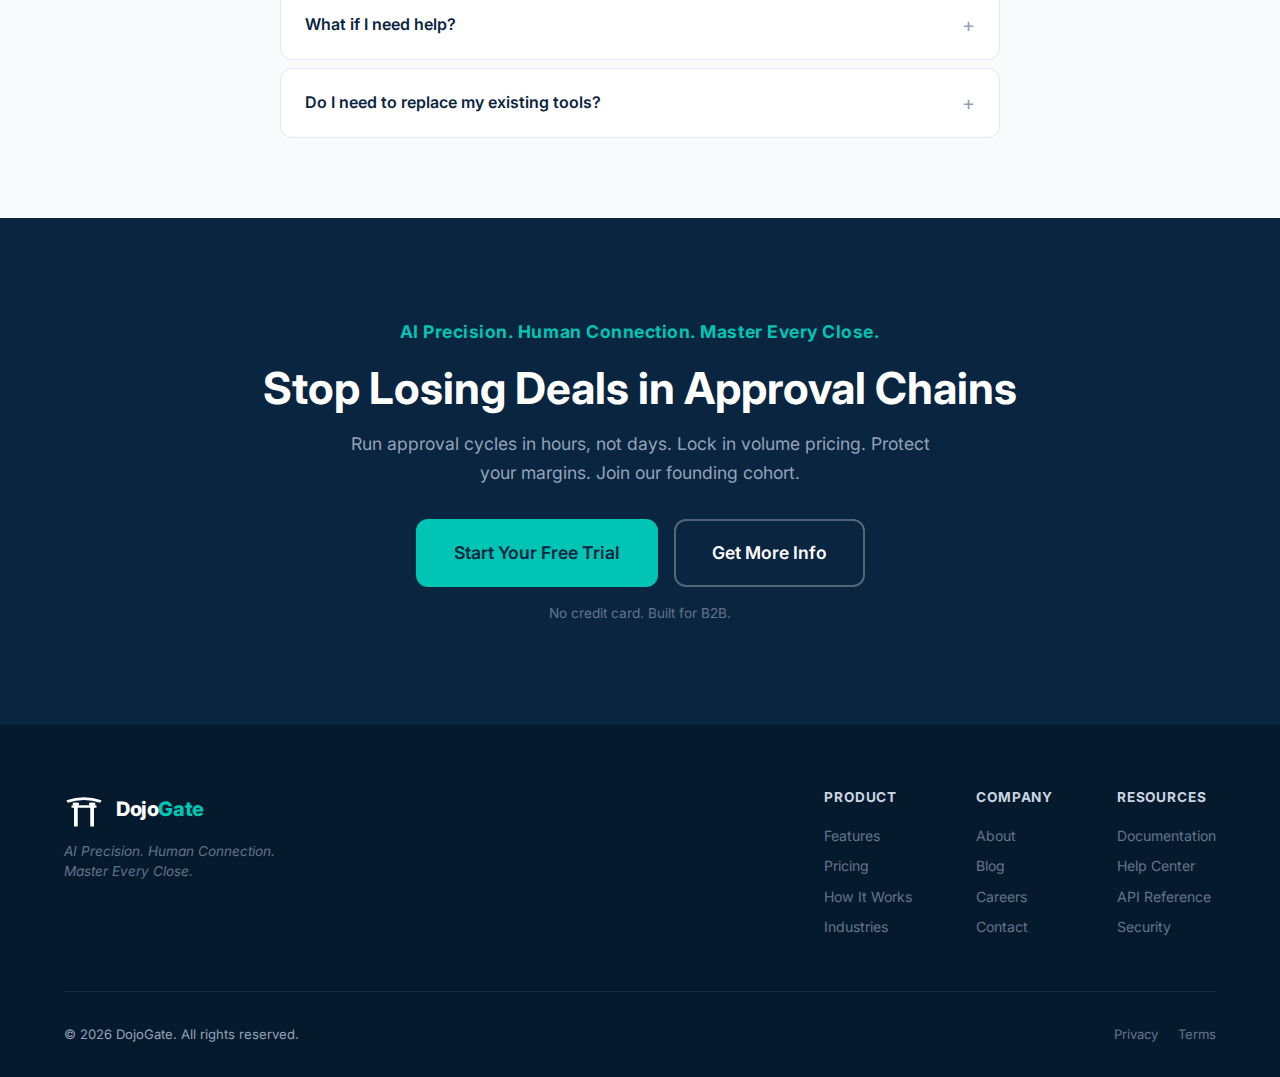
<file: index-staging.html>
<!DOCTYPE html>
<html lang="en">
<head>
  <meta charset="UTF-8">
  <meta name="viewport" content="width=device-width, initial-scale=1.0">
  <title>DojoGate — AI Precision. Human Connection. Master Every Close.</title>
  <meta name="description" content="DojoGate routes approvals in parallel, locks in volume pricing, and tracks every quote through your pipeline. Purpose-built for B2B sales teams in hardware, real estate, and professional services.">
  <meta property="og:title" content="DojoGate — Master Every Close">
  <meta property="og:description" content="Purpose-built CRM for B2B sales teams. Parallel approvals. Volume pricing. Smart pipelines. Hardware. Real estate. Services.">
  <meta property="og:url" content="https://dojogate.ai">
  <meta property="og:image" content="https://dojogate.ai/assets/og-image.png">
  <meta property="og:type" content="website">
  <link rel="canonical" href="https://dojogate.ai">
  <meta name="twitter:card" content="summary_large_image">
  <link rel="icon" type="image/svg+xml" href="assets/favicon.svg">
  <link rel="icon" type="image/png" sizes="32x32" href="assets/favicon-32.png">
  <link rel="apple-touch-icon" href="assets/favicon.png">
  <link rel="preconnect" href="https://fonts.googleapis.com">
  <link rel="preconnect" href="https://fonts.gstatic.com" crossorigin>
  <link href="https://fonts.googleapis.com/css2?family=Inter:wght@400;500;600;700;800;900&display=swap" rel="stylesheet">
  <link rel="stylesheet" href="style.css">
  <!-- Google Analytics (GA4) -->
  <script async src="https://www.googletagmanager.com/gtag/js?id=G-07GTZMSYDG"></script>
  <script>
    window.dataLayer = window.dataLayer || [];
    function gtag(){dataLayer.push(arguments);}
    gtag('js', new Date());
    gtag('config', 'G-07GTZMSYDG');
  </script>
  <!-- reCAPTCHA v3 (invisible) -->
  <script src="https://www.google.com/recaptcha/api.js?render=6LegbXAsAAAAAOWyBz8xoGeeY6yMRpcm06nUKelG" async defer></script>
</head>
<body>
  <!-- ==================== NAV ==================== -->
  <nav class="nav" id="nav">
    <div class="container nav-inner">
      <a href="#" class="nav-logo">
        <svg class="nav-icon" viewBox="0 0 64 64" fill="none" xmlns="http://www.w3.org/2000/svg"><path d="M4 18 Q32 8 60 18 L58 22 Q32 13 6 22 Z" fill="currentColor"/><rect x="12" y="26" width="40" height="4" rx="1" fill="currentColor"/><rect x="16" y="22" width="6" height="38" fill="currentColor"/><rect x="42" y="22" width="6" height="38" fill="currentColor"/><rect x="14" y="22" width="10" height="4" rx="1" fill="currentColor"/><rect x="40" y="22" width="10" height="4" rx="1" fill="currentColor"/></svg>
        <span class="nav-wordmark"><span class="wm-dojo">Dojo</span><span class="wm-gate">Gate</span></span>
      </a>
      <div class="nav-links" id="navLinks">
        <a href="#problem">Problem</a>
        <a href="#solution">How It Works</a>
        <a href="#features">Features</a>
        <a href="#industries">Industries</a>
        <a href="#proof">Why Us</a>
        <a href="#pricing">Pricing</a>
        <a href="https://dojogate-staging.fly.dev/blog">Blog</a>
        <div class="nav-mobile-actions">
          <a href="https://dojogate-staging.fly.dev/" class="btn btn-sm btn-ghost nav-signin-mobile">Sign In</a>
          <a href="https://dojogate-staging.fly.dev/register" class="btn btn-sm btn-teal nav-cta-mobile">Start Free Trial</a>
        </div>
      </div>
      <div class="nav-actions">
        <a href="https://dojogate-staging.fly.dev/" class="btn btn-sm btn-ghost nav-signin">Sign In</a>
        <a href="https://dojogate-staging.fly.dev/register" class="btn btn-sm btn-teal nav-cta">Start Free Trial</a>
      </div>
      <button class="nav-toggle" id="navToggle" aria-label="Menu">
        <span></span><span></span><span></span>
      </button>
    </div>
  </nav>

  <!-- ==================== HERO ==================== -->
  <section class="hero" id="hero">
    <div class="container hero-grid">
      <div class="hero-content">
        <div class="hero-tagline-badge">
          <span class="tagline-badge">AI Precision. Human Connection. Master Every Close.</span>
        </div>
        <h1 class="hero-headline">Your Best Deals<br>Are Dying in<br>Approval Queues</h1>
        <p class="hero-sub">DojoGate routes approvals in parallel, locks in volume pricing, and tracks every quote through your pipeline&mdash;purpose-built for how B2B actually sells.</p>
        <div class="hero-ctas">
          <a href="https://dojogate-staging.fly.dev/register" class="btn btn-teal btn-lg">Start Free Trial</a>
          <a href="#solution" class="btn-text hero-demo">Watch 2-min demo &rarr;</a>
        </div>
        <p class="hero-micro">No credit card. Live in 20 minutes.</p>
        <div class="hero-social">
          <span>🚀 Now in early access &bull; Built by B2B sales veterans</span>
        </div>
      </div>
      <div class="hero-visual">
        <div class="approval-flow">
          <div class="flow-step" data-delay="0">
            <div class="flow-icon">📝</div>
            <div class="flow-label">Quote Created</div>
          </div>
          <div class="flow-arrow">&rarr;</div>
          <div class="flow-step" data-delay="1">
            <div class="flow-icon">🤖</div>
            <div class="flow-label">AI Pricing Applied</div>
          </div>
          <div class="flow-arrow">&rarr;</div>
          <div class="flow-step" data-delay="2">
            <div class="flow-icon parallel-icon">
              <span>👤</span><span>👤</span><span>👤</span>
            </div>
            <div class="flow-label">3 Approvers — Parallel</div>
          </div>
          <div class="flow-arrow">&rarr;</div>
          <div class="flow-step highlight" data-delay="3">
            <div class="flow-icon">✅</div>
            <div class="flow-label">Approved in 47 min</div>
          </div>
          <div class="flow-arrow">&rarr;</div>
          <div class="flow-step done" data-delay="4">
            <div class="flow-icon">🤝</div>
            <div class="flow-label">Deal Closed</div>
          </div>
        </div>
      </div>
    </div>
  </section>

  <!-- ==================== PROBLEM ==================== -->
  <section class="problem" id="problem">
    <div class="container">
      <h2 class="section-title">Sound Familiar?</h2>
      <p class="section-sub">B2B sales teams tell us the same story, every time.</p>
      <div class="pain-grid">
        <div class="pain-card" data-anim>
          <div class="pain-icon">⏳</div>
          <div class="pain-stat">3&ndash;7 day approval cycles</div>
          <p>Your VP is traveling. Your CFO only approves at their desk. Your best rep is waiting on a deal your competitor already closed.</p>
          <blockquote>&ldquo;Multi-tier approvals take 5-7 days. Customers demand 24-hour turnaround. You&rsquo;re stuck in email chains while faster competitors close the deal.&rdquo;<cite>&mdash; Common B2B sales challenge</cite></blockquote>
        </div>
        <div class="pain-card" data-anim>
          <div class="pain-icon">💥</div>
          <div class="pain-stat">$2&ndash;3M annual margin loss</div>
          <p>Complex pricing lives in spreadsheets. Reps quote inconsistent prices. Margin hemorrhages on every deal nobody catches.</p>
          <blockquote>&ldquo;Our pricing matrix is so complex that reps routinely apply wrong prices. Margin leakage from manual errors adds up fast.&rdquo;<cite>&mdash; Common pricing pain point</cite></blockquote>
        </div>
        <div class="pain-card" data-anim>
          <div class="pain-icon">🧑‍💼</div>
          <div class="pain-stat">50&ndash;60 quotes reviewed manually, daily</div>
          <p>You&rsquo;re the pricing police. Every quote crosses your desk because there are no guardrails. You&rsquo;re running ops, not strategy.</p>
          <blockquote>&ldquo;I review 50-60 quotes a day for compliance, and it&rsquo;s killing my productivity. Reps constantly undercut each other.&rdquo;<cite>&mdash; Sales managers everywhere</cite></blockquote>
        </div>
      </div>
      <p class="transition-copy">You don&rsquo;t have a people problem. You have a <strong>systems problem</strong>. DojoGate fixes the system.</p>
    </div>
  </section>

  <!-- ==================== SOLUTION ==================== -->
  <section class="solution" id="solution">
    <div class="container">
      <h2 class="section-title light">How DojoGate Works</h2>
      <p class="section-sub light-sub">Three steps. No consultants. Live in 20 minutes.</p>
      <div class="steps">
        <div class="step" data-anim>
          <div class="step-num">01</div>
          <div class="step-content">
            <h3>Set Your Rules Once</h3>
            <p class="step-headline">Define pricing. Protect margins. Forget the spreadsheet.</p>
            <p>Build volume tiers, customer-specific overrides, and margin guardrails in minutes. DojoGate applies them to every quote, every time&mdash;no rep judgment required.</p>
          </div>
          <div class="step-visual">
            <div class="mock-ui">
              <div class="mock-header">Volume Pricing Rules</div>
              <div class="mock-row"><span>1–49 units</span><span class="mock-price">$142.00</span></div>
              <div class="mock-row"><span>50–199 units</span><span class="mock-price">$128.50</span><span class="mock-save">-9.5%</span></div>
              <div class="mock-row"><span>200–499 units</span><span class="mock-price">$118.00</span><span class="mock-save">-16.9%</span></div>
              <div class="mock-row highlight"><span>500+ units</span><span class="mock-price">$104.75</span><span class="mock-save">-26.2%</span></div>
              <div class="mock-floor">Margin floor: 22% &bull; Auto-enforced</div>
            </div>
          </div>
        </div>

        <div class="step" data-anim>
          <div class="step-num">02</div>
          <div class="step-content">
            <h3>Route Approvals Intelligently</h3>
            <p class="step-headline">Parallel approvals. Not sequential bottlenecks.</p>
            <p>Deals route to the right approvers simultaneously based on size, customer tier, and product. One-tap approval from any device. No chasing signatures.</p>
          </div>
          <div class="step-visual">
            <div class="mock-ui approval-mock">
              <div class="mock-header">Approval Routing</div>
              <div class="approval-flow-mini">
                <div class="af-node trigger">Quote &gt;$25K</div>
                <div class="af-branch">
                  <div class="af-node approved">VP Sales ✅ <small>12 min</small></div>
                  <div class="af-node approved">CFO ✅ <small>34 min</small></div>
                  <div class="af-node approved">Ops Dir ✅ <small>47 min</small></div>
                </div>
                <div class="af-node done">Approved &bull; 47 min total</div>
              </div>
            </div>
          </div>
        </div>

        <div class="step" data-anim>
          <div class="step-num">03</div>
          <div class="step-content">
            <h3>Close Faster</h3>
            <p class="step-headline">From quote to close in hours, not days.</p>
            <p>Customers get quotes before your competitor can call back. Reps spend time selling, not chasing approvals. You spend time on strategy, not bottlenecking deals.</p>
          </div>
          <div class="step-visual">
            <div class="mock-ui timeline-mock">
              <div class="mock-header">Quote Timeline</div>
              <div class="timeline-compare">
                <div class="tl-bar old">
                  <div class="tl-fill" style="width:100%"></div>
                  <span class="tl-label">Before: 5 days</span>
                </div>
                <div class="tl-bar new">
                  <div class="tl-fill" style="width:17%"></div>
                  <span class="tl-label">With DojoGate: 2 hours</span>
                </div>
              </div>
              <div class="timeline-stages">
                <span>Created</span><span>&rarr;</span>
                <span>Priced</span><span>&rarr;</span>
                <span>Approved</span><span>&rarr;</span>
                <span>Sent</span><span>&rarr;</span>
                <span class="tl-done">Signed ✓</span>
              </div>
            </div>
          </div>
        </div>
      </div>
    </div>
  </section>

  <!-- ==================== FEATURES ==================== -->
  <section class="features" id="features">
    <div class="container">
      <h2 class="section-title">Everything Your Sales Team Needs to Win</h2>
      <div class="feature-grid">
        <div class="feature-card" data-anim>
          <div class="feature-icon">⚡</div>
          <h3>Smart Approval Routing</h3>
          <p>Parallel routing to multiple approvers simultaneously. Role-based rules by deal size, customer tier, product line. One-tap mobile approval.</p>
        </div>
        <div class="feature-card" data-anim>
          <div class="feature-icon">📊</div>
          <h3>Native Volume Pricing</h3>
          <p>Tiered pricing built in&mdash;no CPQ required. Automatic margin guardrails prevent reps from undercutting. Contract overrides applied in seconds.</p>
        </div>
        <div class="feature-card" data-anim>
          <div class="feature-icon">📄</div>
          <h3>Quote Builder</h3>
          <p>Professional PDF quotes in minutes. Auto-calculated pricing, discounts, and margin visibility. One-click email to customer from the platform.</p>
        </div>
        <div class="feature-card" data-anim>
          <div class="feature-icon">🔭</div>
          <h3>Pipeline Visibility</h3>
          <p>Kanban view built for your sales cycle. Stale deal alerts and rep activity tracking. Manager dashboard with quote volume, cycle time, and win rate.</p>
        </div>
        <div class="feature-card" data-anim>
          <div class="feature-icon">📱</div>
          <h3>Mobile Approvals</h3>
          <p>Approve, reject, or request revision from any device. Push notifications for pending approvals. Full deal context on mobile&mdash;no desktop required.</p>
        </div>
        <div class="feature-card" data-anim>
          <div class="feature-icon">🔗</div>
          <h3>Integrations</h3>
          <p>Salesforce, QuickBooks, SAP (beta). Stripe for billing, Zapier for custom workflows. Your tools, connected.</p>
          <div class="integration-logos">
            <span>Salesforce</span><span>QuickBooks</span><span>SAP</span><span>Stripe</span><span>Zapier</span>
          </div>
        </div>
      </div>
    </div>
  </section>

  <!-- ==================== INDUSTRIES ==================== -->
  <section class="industries" id="industries">
    <div class="container">
      <h2 class="section-title light">Built for B2B. Tuned to Your Industry.</h2>
      <p class="section-sub light-sub">DojoGate adapts to your workflow from day one. Choose your industry during onboarding and get preconfigured pipelines, pricing models, and approval rules.</p>
      <div class="industry-grid">
        <div class="industry-card" data-anim>
          <div class="industry-icon">🏭</div>
          <h3>Hardware &amp; Manufacturing</h3>
          <p>Volume pricing tiers, BOM integration, 90-day pipelines, multi-level distributor approvals. Where DojoGate was born.</p>
          <ul class="industry-features">
            <li>Volume &amp; tiered pricing</li>
            <li>90–180 day sales cycles</li>
            <li>Distributor channel management</li>
          </ul>
        </div>
        <div class="industry-card" data-anim>
          <div class="industry-icon">🏢</div>
          <h3>Real Estate &amp; Property</h3>
          <p>Commission tracking, deal milestones, document routing, inspection &amp; closing workflows. From listing to close, nothing slips.</p>
          <ul class="industry-features">
            <li>Commission splits &amp; tracking</li>
            <li>Document approval chains</li>
            <li>Closing milestone pipeline</li>
          </ul>
        </div>
        <div class="industry-card" data-anim>
          <div class="industry-icon">💼</div>
          <h3>Professional Services</h3>
          <p>Proposal approvals, retainer pricing, SOW management, client engagement pipelines. Quote smarter, engage faster.</p>
          <ul class="industry-features">
            <li>Proposal &amp; SOW workflows</li>
            <li>Retainer &amp; project pricing</li>
            <li>Client engagement tracking</li>
          </ul>
        </div>
      </div>
      <p class="industry-cta-text">Don&rsquo;t see your industry? <a href="#contact" class="teal-link">Talk to us</a> &mdash; we&rsquo;re adding new verticals every quarter.</p>
    </div>
  </section>

  <!-- ==================== WHY DOJOGATE ==================== -->
  <section class="proof" id="proof">
    <div class="container">
      <h2 class="section-title">Why DojoGate?</h2>
      <p class="section-sub">Built by B2B sales veterans who lived these problems firsthand.</p>
      <div class="proof-grid">
        <div class="proof-card" data-anim>
          <div class="proof-meta">The Problem We Solved</div>
          <blockquote>&ldquo;We spent years watching deals die in approval queues. Spreadsheet pricing caused margin leakage nobody caught until quarter-end. We built DojoGate because we couldn&rsquo;t find a tool that fixed both.&rdquo;</blockquote>
          <cite>The DojoGate Team</cite>
        </div>
        <div class="proof-card" data-anim>
          <div class="proof-meta">Early Access — Join the Founding Cohort</div>
          <blockquote>&ldquo;We&rsquo;re onboarding our first customers now. Early adopters get hands-on onboarding, direct access to our product team, and pricing locked in for life.&rdquo;</blockquote>
          <cite>Limited spots available</cite>
        </div>
        <div class="proof-card" data-anim>
          <div class="proof-meta">Built for Real Workflows</div>
          <blockquote>&ldquo;DojoGate isn&rsquo;t a generic CRM with bolted-on features. Parallel approvals, volume pricing, and margin guardrails are core&mdash;not plugins you configure for weeks.&rdquo;</blockquote>
          <cite>Purpose-built from day one</cite>
        </div>
      </div>

      <div class="stats-bar">
        <div class="stat" data-anim>
          <div class="stat-number"><span class="stat-value">20 min</span></div>
          <div class="stat-label">Setup time<br><small>From signup to first quote</small></div>
        </div>
        <div class="stat" data-anim>
          <div class="stat-number"><span class="stat-value">3</span></div>
          <div class="stat-label">Industries supported<br><small>Hardware, real estate, services</small></div>
        </div>
        <div class="stat" data-anim>
          <div class="stat-number"><span class="stat-value">Parallel</span></div>
          <div class="stat-label">Approval routing<br><small>Not sequential bottlenecks</small></div>
        </div>
        <div class="stat" data-anim>
          <div class="stat-number"><span class="stat-value">$0</span></div>
          <div class="stat-label">To start<br><small>7-day free trial, no card</small></div>
        </div>
      </div>
    </div>
  </section>

  <!-- ==================== PRICING ==================== -->
  <section class="pricing" id="pricing">
    <div class="container">
      <h2 class="section-title">Simple Pricing. Clear ROI.</h2>
      <p class="section-sub">Every plan includes a 7-day free trial. No credit card required.</p>

      <div class="billing-toggle">
        <span class="toggle-label active" id="monthlyLabel">Monthly</span>
        <label class="toggle">
          <input type="checkbox" id="billingToggle">
          <span class="toggle-track"></span>
        </label>
        <span class="toggle-label" id="annualLabel">Annual <span class="save-badge">Save 20%</span></span>
      </div>

      <div class="pricing-grid">
        <!-- Solo -->
        <div class="price-card" data-anim>
          <div class="price-tier">Solo</div>
          <div class="price-amount">
            <span class="price-strike" data-monthly="25" data-annual="20">$25</span>
            <span class="price-dollar">$</span>
            <span class="price-num promo" data-monthly="17.50" data-annual="14">17.50</span>
            <span class="price-period">/mo</span>
          </div>
          <p class="price-promo-note">for first 2 months, then $25/mo</p>
          <p class="price-for">Independent reps and solo operators</p>
          <ul class="price-features">
            <li>1 user</li>
            <li>100 leads &middot; 50 quotes/month</li>
            <li>200 contacts</li>
            <li>Quote builder + PDF export</li>
            <li>Contact &amp; company management</li>
            <li>Mobile access</li>
            <li>Email support</li>
          </ul>
          <a href="https://dojogate-staging.fly.dev/register?plan=solo" class="btn btn-teal btn-block">Start Solo — $17.50/mo</a>
          <a href="https://dojogate-staging.fly.dev/register" class="btn btn-outline btn-block btn-mt">Start Free Trial</a>
        </div>

        <!-- Team -->
        <div class="price-card featured" data-anim>
          <div class="price-badge">✦ Most Popular</div>
          <div class="price-tier">Team</div>
          <div class="price-amount">
            <span class="price-strike" data-monthly="100" data-annual="80">$100</span>
            <span class="price-dollar">$</span>
            <span class="price-num promo" data-monthly="70" data-annual="56">70</span>
            <span class="price-period">/mo</span>
          </div>
          <p class="price-promo-note">for first 2 months, then $100/mo</p>
          <p class="price-for">Growing teams with structured approvals</p>
          <ul class="price-features">
            <li>Up to 10 users</li>
            <li>500 leads &middot; 200 quotes/month</li>
            <li>2,000 contacts &middot; 5 pipelines</li>
            <li>Approval routing</li>
            <li>Volume pricing rules</li>
            <li>Margin guardrails</li>
            <li>Analytics &amp; mobile approvals</li>
          </ul>
          <a href="https://dojogate-staging.fly.dev/register?plan=team" class="btn btn-teal btn-block">Start Team — $70/mo</a>
          <a href="https://dojogate-staging.fly.dev/register" class="btn btn-outline btn-block btn-mt">Start Free Trial</a>
        </div>

        <!-- Business -->
        <div class="price-card" data-anim>
          <div class="price-tier">Business</div>
          <div class="price-amount">
            <span class="price-strike" data-monthly="200" data-annual="160">$200</span>
            <span class="price-dollar">$</span>
            <span class="price-num promo" data-monthly="140" data-annual="112">140</span>
            <span class="price-period">/mo</span>
          </div>
          <p class="price-promo-note">for first 2 months, then $200/mo</p>
          <p class="price-for">Scaling operations that need everything</p>
          <ul class="price-features">
            <li>Up to 20 users</li>
            <li>Unlimited leads, quotes &amp; contacts</li>
            <li>Unlimited pipelines</li>
            <li>Parallel approval workflows</li>
            <li>CRM/ERP integrations (Salesforce, QuickBooks)</li>
            <li>20 webhook integrations</li>
            <li>Priority support</li>
          </ul>
          <a href="https://dojogate-staging.fly.dev/register?plan=business" class="btn btn-teal btn-block">Start Business — $140/mo</a>
          <a href="https://dojogate-staging.fly.dev/register" class="btn btn-outline btn-block btn-mt">Start Free Trial</a>
        </div>
      </div>

      <p class="promo-banner">🚀 <strong>Launch Special:</strong> 30% off your first 2 months on any plan. Limited time.</p>

      <div class="enterprise-cta">
        <p>Need more than 20 seats, custom integrations, or dedicated support?</p>
        <a href="#contact" class="btn btn-outline">Talk to Us About Enterprise</a>
      </div>

      <div class="pricing-trust">
        <span>🔒 SOC 2 Type II in progress</span>
        <span>💳 Cancel anytime, no contracts</span>
        <span>📞 Hands-on onboarding on all paid plans</span>
        <span>🔄 Free data migration from spreadsheets</span>
      </div>
    </div>
  </section>

  <!-- ==================== CONTACT / GET MORE INFO ==================== -->
  <section class="contact" id="contact">
    <div class="container">
      <div class="contact-grid">
        <div class="contact-copy">
          <h2>Get More Info</h2>
          <p>Not ready to start a trial? No problem. Tell us about your team and we&rsquo;ll send you a personalized walkthrough&mdash;no commitment, no spam.</p>
          <div class="contact-benefits">
            <div class="cb-item">
              <span class="cb-icon">📞</span>
              <div>
                <strong>15-min personalized demo</strong>
                <p>See DojoGate configured for your exact workflow.</p>
              </div>
            </div>
            <div class="cb-item">
              <span class="cb-icon">📊</span>
              <div>
                <strong>ROI estimate</strong>
                <p>We&rsquo;ll calculate your approval time + margin savings.</p>
              </div>
            </div>
            <div class="cb-item">
              <span class="cb-icon">🎯</span>
              <div>
                <strong>Industry-specific setup guide</strong>
                <p>Hardware, real estate, or services&mdash;we&rsquo;ll match your vertical.</p>
              </div>
            </div>
          </div>
        </div>
        <div class="contact-form-wrap">
          <form class="contact-form" id="contactForm">
            <div class="form-group">
              <label for="formName">Full name</label>
              <input type="text" id="formName" name="name" required placeholder="Jane Smith">
            </div>
            <div class="form-group">
              <label for="formEmail">Work email</label>
              <input type="email" id="formEmail" name="email" required placeholder="jane@company.com">
            </div>
            <div class="form-group">
              <label for="formCompany">Company</label>
              <input type="text" id="formCompany" name="company" placeholder="Acme Corp">
            </div>
            <div class="form-row">
              <div class="form-group">
                <label for="formTeamSize">Team size</label>
                <select id="formTeamSize" name="team_size">
                  <option value="">Select...</option>
                  <option value="1-5">1–5</option>
                  <option value="6-15">6–15</option>
                  <option value="16-50">16–50</option>
                  <option value="51-150">51–150</option>
                  <option value="150+">150+</option>
                </select>
              </div>
              <div class="form-group">
                <label for="formIndustry">Industry</label>
                <select id="formIndustry" name="industry">
                  <option value="">Select...</option>
                  <option value="hardware">Hardware / Manufacturing</option>
                  <option value="real-estate">Real Estate / Property</option>
                  <option value="services">Professional Services</option>
                  <option value="distribution">Distribution / Wholesale</option>
                  <option value="other">Other</option>
                </select>
              </div>
            </div>
            <div class="form-group">
              <label for="formMessage">What&rsquo;s your biggest sales bottleneck? <span class="optional">(optional)</span></label>
              <textarea id="formMessage" name="message" rows="3" placeholder="e.g. Approvals take 5+ days, pricing errors, reps quoting inconsistently..."></textarea>
            </div>
            <button type="submit" class="btn btn-teal btn-block btn-lg">Get More Info</button>
            <p class="form-fine">No spam. We&rsquo;ll reach out within 1 business day. By submitting, you agree to our <a href="/privacy.html" class="teal-link">Privacy Policy</a>.</p>
          </form>
          <div class="form-success" id="formSuccess" style="display:none">
            <div class="success-icon">✅</div>
            <h3>Thanks! We&rsquo;ll be in touch.</h3>
            <p>Check your inbox for a confirmation. We&rsquo;ll reach out within 1 business day with a personalized walkthrough.</p>
          </div>
        </div>
      </div>
    </div>
  </section>

  <!-- ==================== FAQ ==================== -->
  <section class="faq">
    <div class="container">
      <h2 class="section-title">Questions?</h2>
      <div class="faq-list">
        <details class="faq-item">
          <summary>How is DojoGate different from Salesforce?</summary>
          <p>Salesforce is a blank canvas. You spend weeks configuring it for your workflows. DojoGate is purpose-built for B2B sales teams&mdash;volume pricing, approval workflows, pipeline tracking. It works out of the box, with industry-specific onboarding for hardware, real estate, and services.</p>
        </details>
        <details class="faq-item">
          <summary>I&rsquo;m not in hardware. Does DojoGate work for me?</summary>
          <p>Yes. DojoGate was born in hardware B2B, but the core problems&mdash;slow approvals, inconsistent pricing, pipeline blindness&mdash;exist across industries. We have onboarding flows for real estate, professional services, and distribution. If you sell B2B with multi-step approvals, DojoGate fits.</p>
        </details>
        <details class="faq-item">
          <summary>Can I import my product catalog and pricing tiers?</summary>
          <p>Yes. Bulk CSV import&mdash;10 minutes for 500 SKUs. We provide the template.</p>
        </details>
        <details class="faq-item">
          <summary>What if I need help?</summary>
          <p>Email support included on all plans (response within 24 hours). We also provide video walkthroughs, live onboarding, and setup guides for your team.</p>
        </details>
        <details class="faq-item">
          <summary>Do I need to replace my existing tools?</summary>
          <p>No. DojoGate integrates with Salesforce, QuickBooks, and SAP. Use it alongside your existing stack or as a standalone CRM.</p>
        </details>
      </div>
    </div>
  </section>

  <!-- ==================== FINAL CTA ==================== -->
  <section class="final-cta">
    <div class="container">
      <p class="final-tagline">AI Precision. Human Connection. Master Every Close.</p>
      <h2>Stop Losing Deals in Approval Chains</h2>
      <p class="final-desc">Run approval cycles in hours, not days. Lock in volume pricing. Protect your margins. Join our founding cohort.</p>
      <div class="final-ctas">
        <a href="https://dojogate-staging.fly.dev/register" class="btn btn-teal btn-lg">Start Your Free Trial</a>
        <a href="#contact" class="btn btn-outline-light btn-lg">Get More Info</a>
      </div>
      <p class="final-micro">No credit card. Built for B2B.</p>
    </div>
  </section>

  <!-- ==================== FOOTER ==================== -->
  <footer class="footer">
    <div class="container footer-inner">
      <div class="footer-top">
        <div class="footer-brand">
          <div class="footer-logo-row">
            <svg class="footer-logo" viewBox="0 0 64 64" fill="none" xmlns="http://www.w3.org/2000/svg"><path d="M4 18 Q32 8 60 18 L58 22 Q32 13 6 22 Z" fill="currentColor"/><rect x="12" y="26" width="40" height="4" rx="1" fill="currentColor"/><rect x="16" y="22" width="6" height="38" fill="currentColor"/><rect x="42" y="22" width="6" height="38" fill="currentColor"/><rect x="14" y="22" width="10" height="4" rx="1" fill="currentColor"/><rect x="40" y="22" width="10" height="4" rx="1" fill="currentColor"/></svg>
            <span class="footer-wordmark"><span class="wm-dojo">Dojo</span><span class="wm-gate">Gate</span></span>
          </div>
          <p class="footer-tagline">AI Precision. Human Connection.<br>Master Every Close.</p>
        </div>
        <div class="footer-links">
          <div class="footer-col">
            <h4>Product</h4>
            <a href="#features">Features</a>
            <a href="#pricing">Pricing</a>
            <a href="#solution">How It Works</a>
            <a href="#industries">Industries</a>
          </div>
          <div class="footer-col">
            <h4>Company</h4>
            <a href="#">About</a>
            <a href="#">Blog</a>
            <a href="#">Careers</a>
            <a href="#contact">Contact</a>
          </div>
          <div class="footer-col">
            <h4>Resources</h4>
            <a href="#">Documentation</a>
            <a href="#">Help Center</a>
            <a href="#">API Reference</a>
            <a href="#">Security</a>
          </div>
        </div>
      </div>
      <div class="footer-bottom">
        <p>&copy; 2026 DojoGate. All rights reserved.</p>
        <div class="footer-legal">
          <a href="/privacy.html">Privacy</a>
          <a href="/terms.html">Terms</a>
        </div>
      </div>
    </div>
  </footer>

  <script src="script.js"></script>
</body>
</html>
</file>
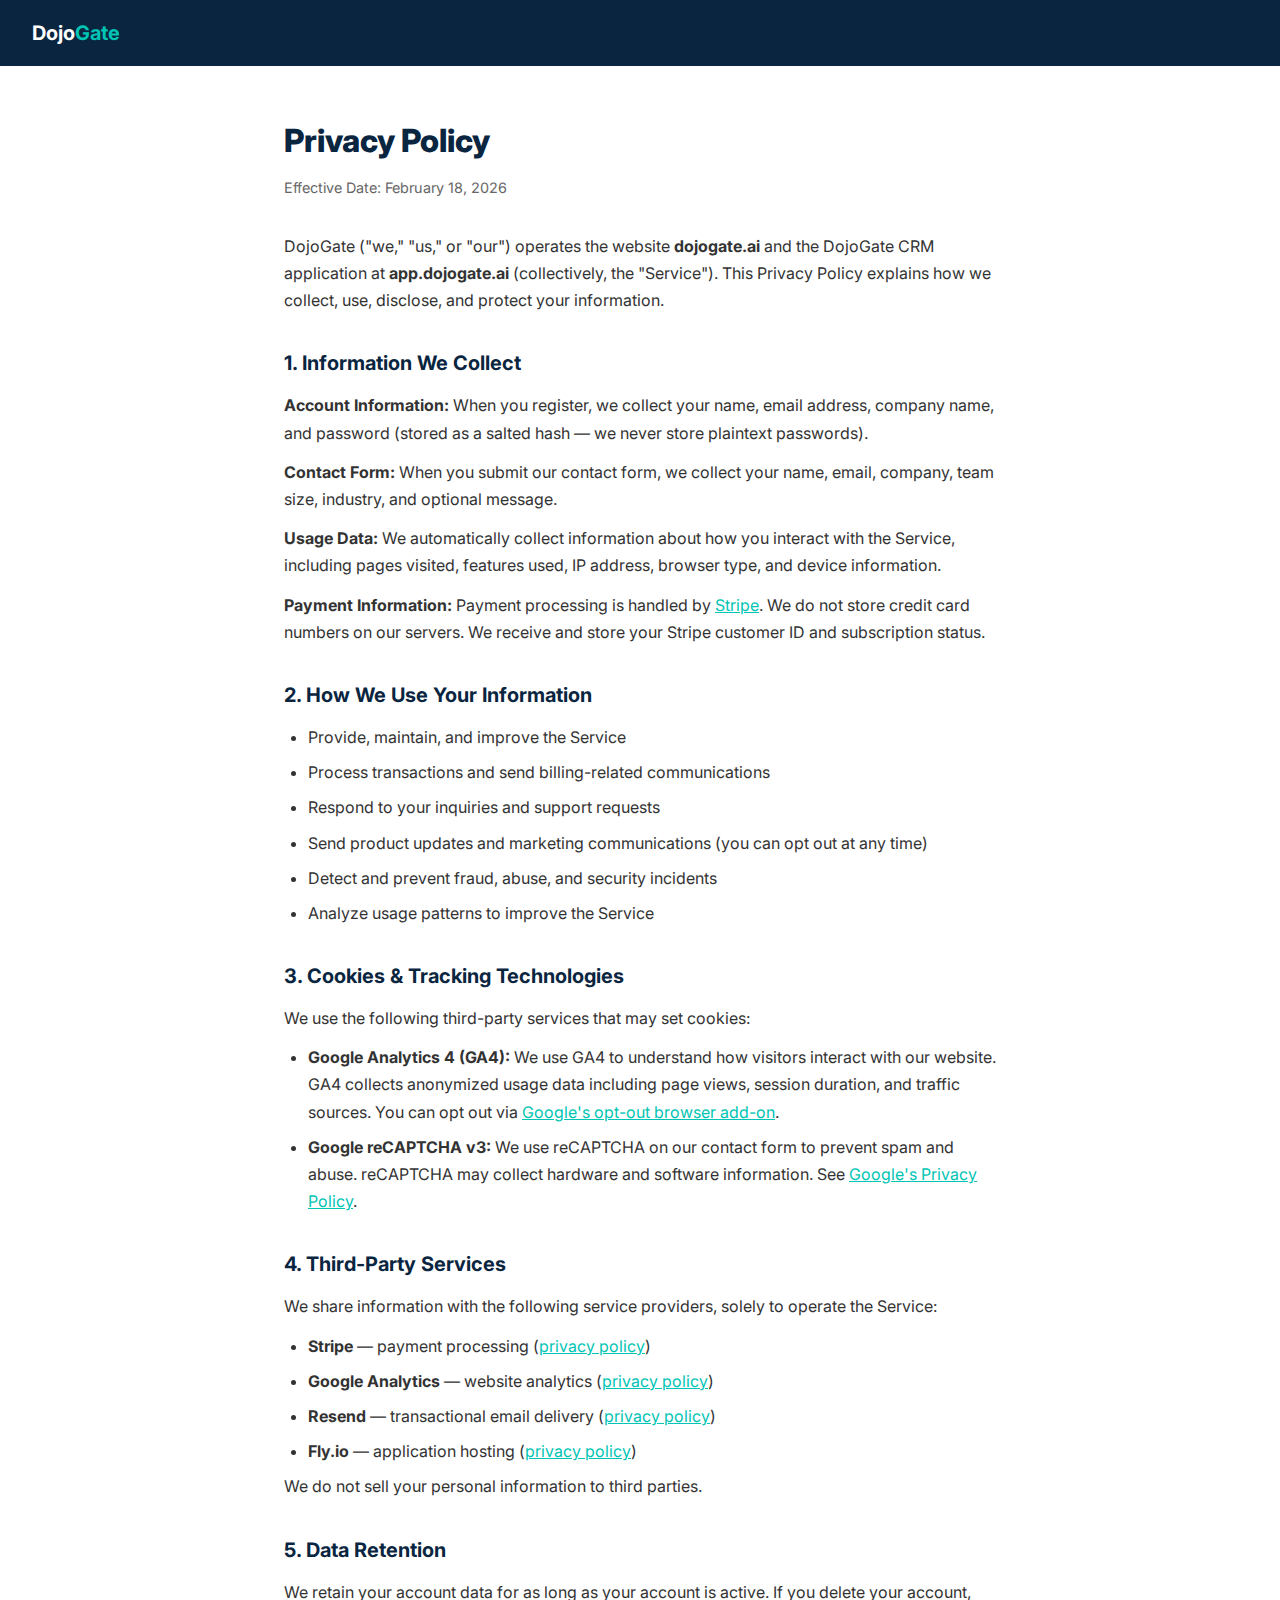
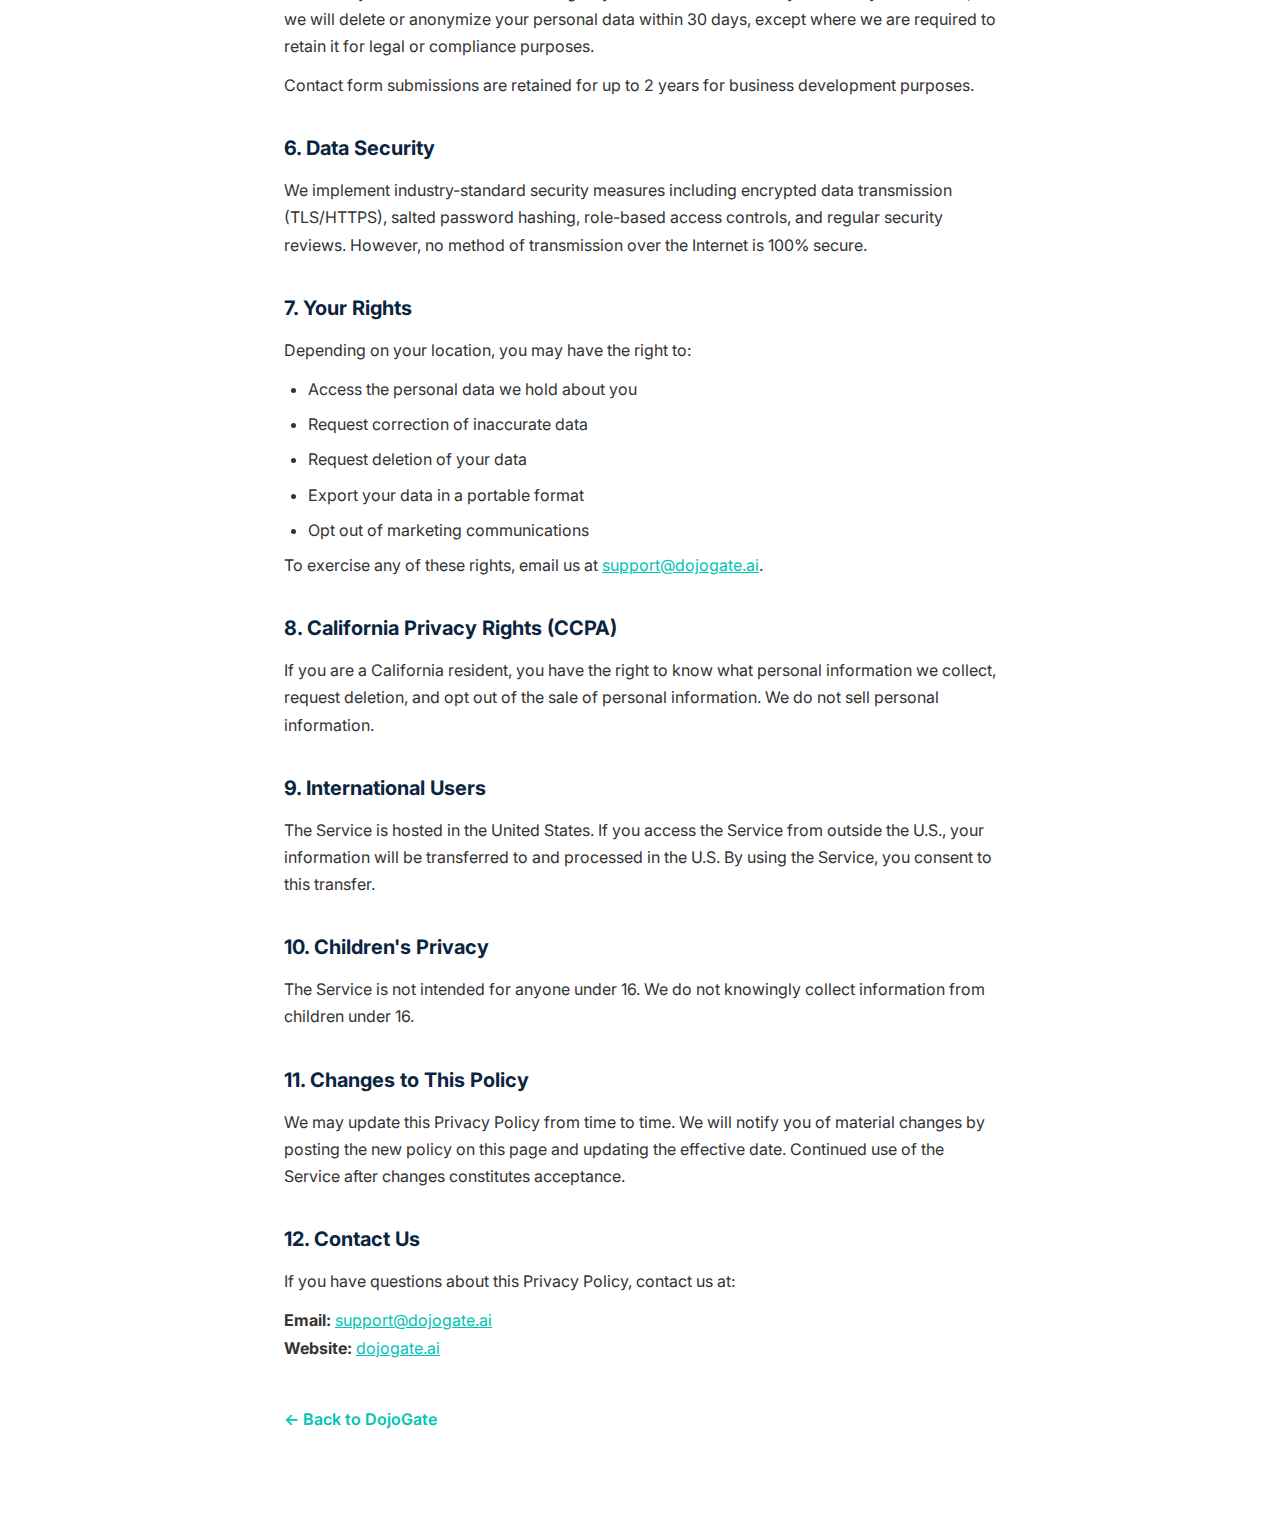
<file: privacy.html>
<!DOCTYPE html>
<html lang="en">
<head>
  <meta charset="UTF-8">
  <meta name="viewport" content="width=device-width, initial-scale=1.0">
  <title>Privacy Policy — DojoGate</title>
  <link rel="icon" type="image/png" sizes="32x32" href="assets/favicon-32.png">
  <link rel="preconnect" href="https://fonts.googleapis.com">
  <link rel="preconnect" href="https://fonts.gstatic.com" crossorigin>
  <link href="https://fonts.googleapis.com/css2?family=Inter:wght@400;500;600;700;800&display=swap" rel="stylesheet">
  <style>
    *, *::before, *::after { box-sizing: border-box; margin: 0; padding: 0; }
    body { font-family: 'Inter', sans-serif; color: #1a1a2e; background: #fff; line-height: 1.7; }
    .legal-nav { background: #0A2540; padding: 1rem 2rem; }
    .legal-nav a { color: #fff; text-decoration: none; font-weight: 700; font-size: 1.25rem; }
    .legal-nav a span { color: #00C4B4; }
    .legal-container { max-width: 760px; margin: 0 auto; padding: 3rem 1.5rem 5rem; }
    h1 { font-size: 2rem; font-weight: 800; margin-bottom: 0.5rem; color: #0A2540; }
    .effective-date { color: #666; margin-bottom: 2rem; font-size: 0.9rem; }
    h2 { font-size: 1.25rem; font-weight: 700; margin: 2rem 0 0.75rem; color: #0A2540; }
    p, li { margin-bottom: 0.75rem; color: #333; }
    ul { padding-left: 1.5rem; }
    li { margin-bottom: 0.5rem; }
    a { color: #00C4B4; }
    .back-link { display: inline-block; margin-top: 2rem; color: #00C4B4; text-decoration: none; font-weight: 600; }
    .back-link:hover { text-decoration: underline; }
  </style>
</head>
<body>
  <nav class="legal-nav"><a href="/">Dojo<span>Gate</span></a></nav>
  <div class="legal-container">
    <h1>Privacy Policy</h1>
    <p class="effective-date">Effective Date: February 18, 2026</p>

    <p>DojoGate ("we," "us," or "our") operates the website <strong>dojogate.ai</strong> and the DojoGate CRM application at <strong>app.dojogate.ai</strong> (collectively, the "Service"). This Privacy Policy explains how we collect, use, disclose, and protect your information.</p>

    <h2>1. Information We Collect</h2>
    <p><strong>Account Information:</strong> When you register, we collect your name, email address, company name, and password (stored as a salted hash — we never store plaintext passwords).</p>
    <p><strong>Contact Form:</strong> When you submit our contact form, we collect your name, email, company, team size, industry, and optional message.</p>
    <p><strong>Usage Data:</strong> We automatically collect information about how you interact with the Service, including pages visited, features used, IP address, browser type, and device information.</p>
    <p><strong>Payment Information:</strong> Payment processing is handled by <a href="https://stripe.com/privacy" target="_blank" rel="noopener">Stripe</a>. We do not store credit card numbers on our servers. We receive and store your Stripe customer ID and subscription status.</p>

    <h2>2. How We Use Your Information</h2>
    <ul>
      <li>Provide, maintain, and improve the Service</li>
      <li>Process transactions and send billing-related communications</li>
      <li>Respond to your inquiries and support requests</li>
      <li>Send product updates and marketing communications (you can opt out at any time)</li>
      <li>Detect and prevent fraud, abuse, and security incidents</li>
      <li>Analyze usage patterns to improve the Service</li>
    </ul>

    <h2>3. Cookies &amp; Tracking Technologies</h2>
    <p>We use the following third-party services that may set cookies:</p>
    <ul>
      <li><strong>Google Analytics 4 (GA4):</strong> We use GA4 to understand how visitors interact with our website. GA4 collects anonymized usage data including page views, session duration, and traffic sources. You can opt out via <a href="https://tools.google.com/dlpage/gaoptout" target="_blank" rel="noopener">Google's opt-out browser add-on</a>.</li>
      <li><strong>Google reCAPTCHA v3:</strong> We use reCAPTCHA on our contact form to prevent spam and abuse. reCAPTCHA may collect hardware and software information. See <a href="https://policies.google.com/privacy" target="_blank" rel="noopener">Google's Privacy Policy</a>.</li>
    </ul>

    <h2>4. Third-Party Services</h2>
    <p>We share information with the following service providers, solely to operate the Service:</p>
    <ul>
      <li><strong>Stripe</strong> — payment processing (<a href="https://stripe.com/privacy" target="_blank" rel="noopener">privacy policy</a>)</li>
      <li><strong>Google Analytics</strong> — website analytics (<a href="https://policies.google.com/privacy" target="_blank" rel="noopener">privacy policy</a>)</li>
      <li><strong>Resend</strong> — transactional email delivery (<a href="https://resend.com/legal/privacy-policy" target="_blank" rel="noopener">privacy policy</a>)</li>
      <li><strong>Fly.io</strong> — application hosting (<a href="https://fly.io/legal/privacy-policy/" target="_blank" rel="noopener">privacy policy</a>)</li>
    </ul>
    <p>We do not sell your personal information to third parties.</p>

    <h2>5. Data Retention</h2>
    <p>We retain your account data for as long as your account is active. If you delete your account, we will delete or anonymize your personal data within 30 days, except where we are required to retain it for legal or compliance purposes.</p>
    <p>Contact form submissions are retained for up to 2 years for business development purposes.</p>

    <h2>6. Data Security</h2>
    <p>We implement industry-standard security measures including encrypted data transmission (TLS/HTTPS), salted password hashing, role-based access controls, and regular security reviews. However, no method of transmission over the Internet is 100% secure.</p>

    <h2>7. Your Rights</h2>
    <p>Depending on your location, you may have the right to:</p>
    <ul>
      <li>Access the personal data we hold about you</li>
      <li>Request correction of inaccurate data</li>
      <li>Request deletion of your data</li>
      <li>Export your data in a portable format</li>
      <li>Opt out of marketing communications</li>
    </ul>
    <p>To exercise any of these rights, email us at <a href="mailto:support@dojogate.ai">support@dojogate.ai</a>.</p>

    <h2>8. California Privacy Rights (CCPA)</h2>
    <p>If you are a California resident, you have the right to know what personal information we collect, request deletion, and opt out of the sale of personal information. We do not sell personal information.</p>

    <h2>9. International Users</h2>
    <p>The Service is hosted in the United States. If you access the Service from outside the U.S., your information will be transferred to and processed in the U.S. By using the Service, you consent to this transfer.</p>

    <h2>10. Children's Privacy</h2>
    <p>The Service is not intended for anyone under 16. We do not knowingly collect information from children under 16.</p>

    <h2>11. Changes to This Policy</h2>
    <p>We may update this Privacy Policy from time to time. We will notify you of material changes by posting the new policy on this page and updating the effective date. Continued use of the Service after changes constitutes acceptance.</p>

    <h2>12. Contact Us</h2>
    <p>If you have questions about this Privacy Policy, contact us at:</p>
    <p><strong>Email:</strong> <a href="mailto:support@dojogate.ai">support@dojogate.ai</a><br>
    <strong>Website:</strong> <a href="https://dojogate.ai">dojogate.ai</a></p>

    <a href="/" class="back-link">&larr; Back to DojoGate</a>
  </div>
</body>
</html>
</file>
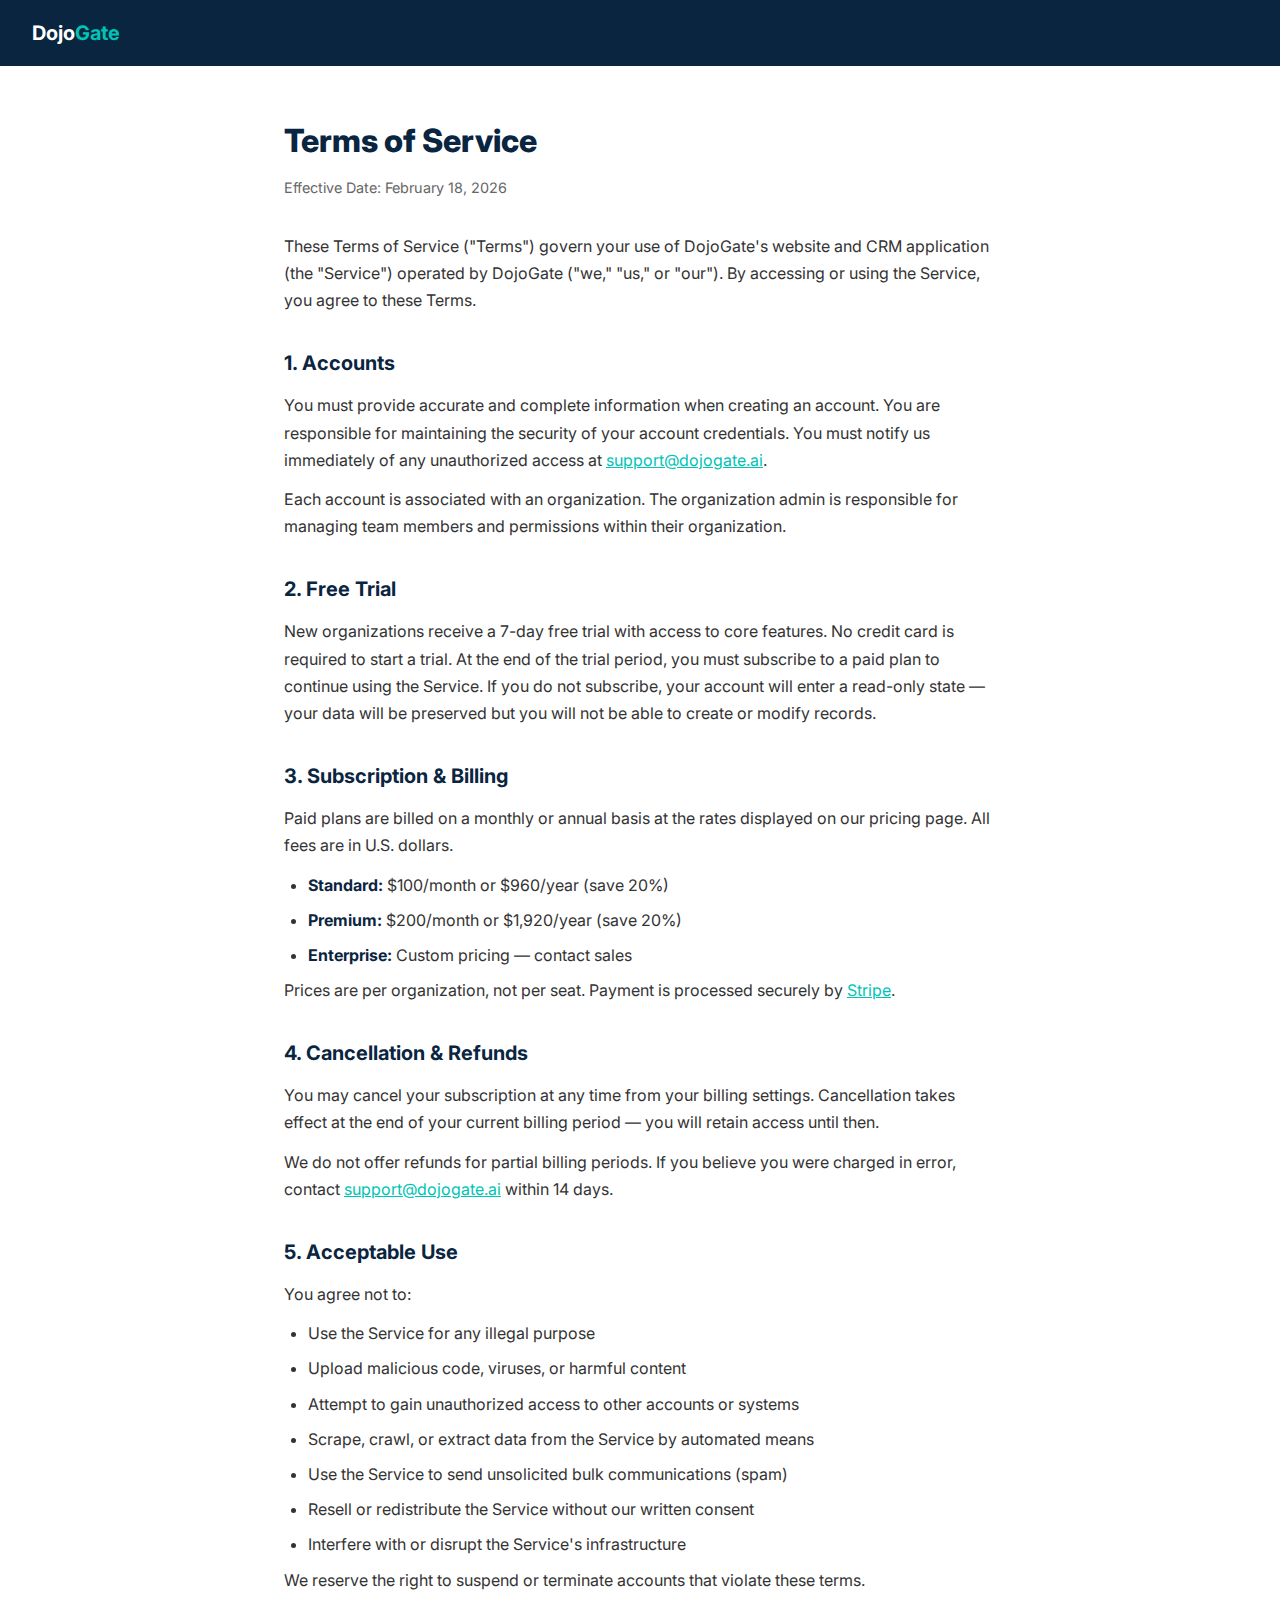
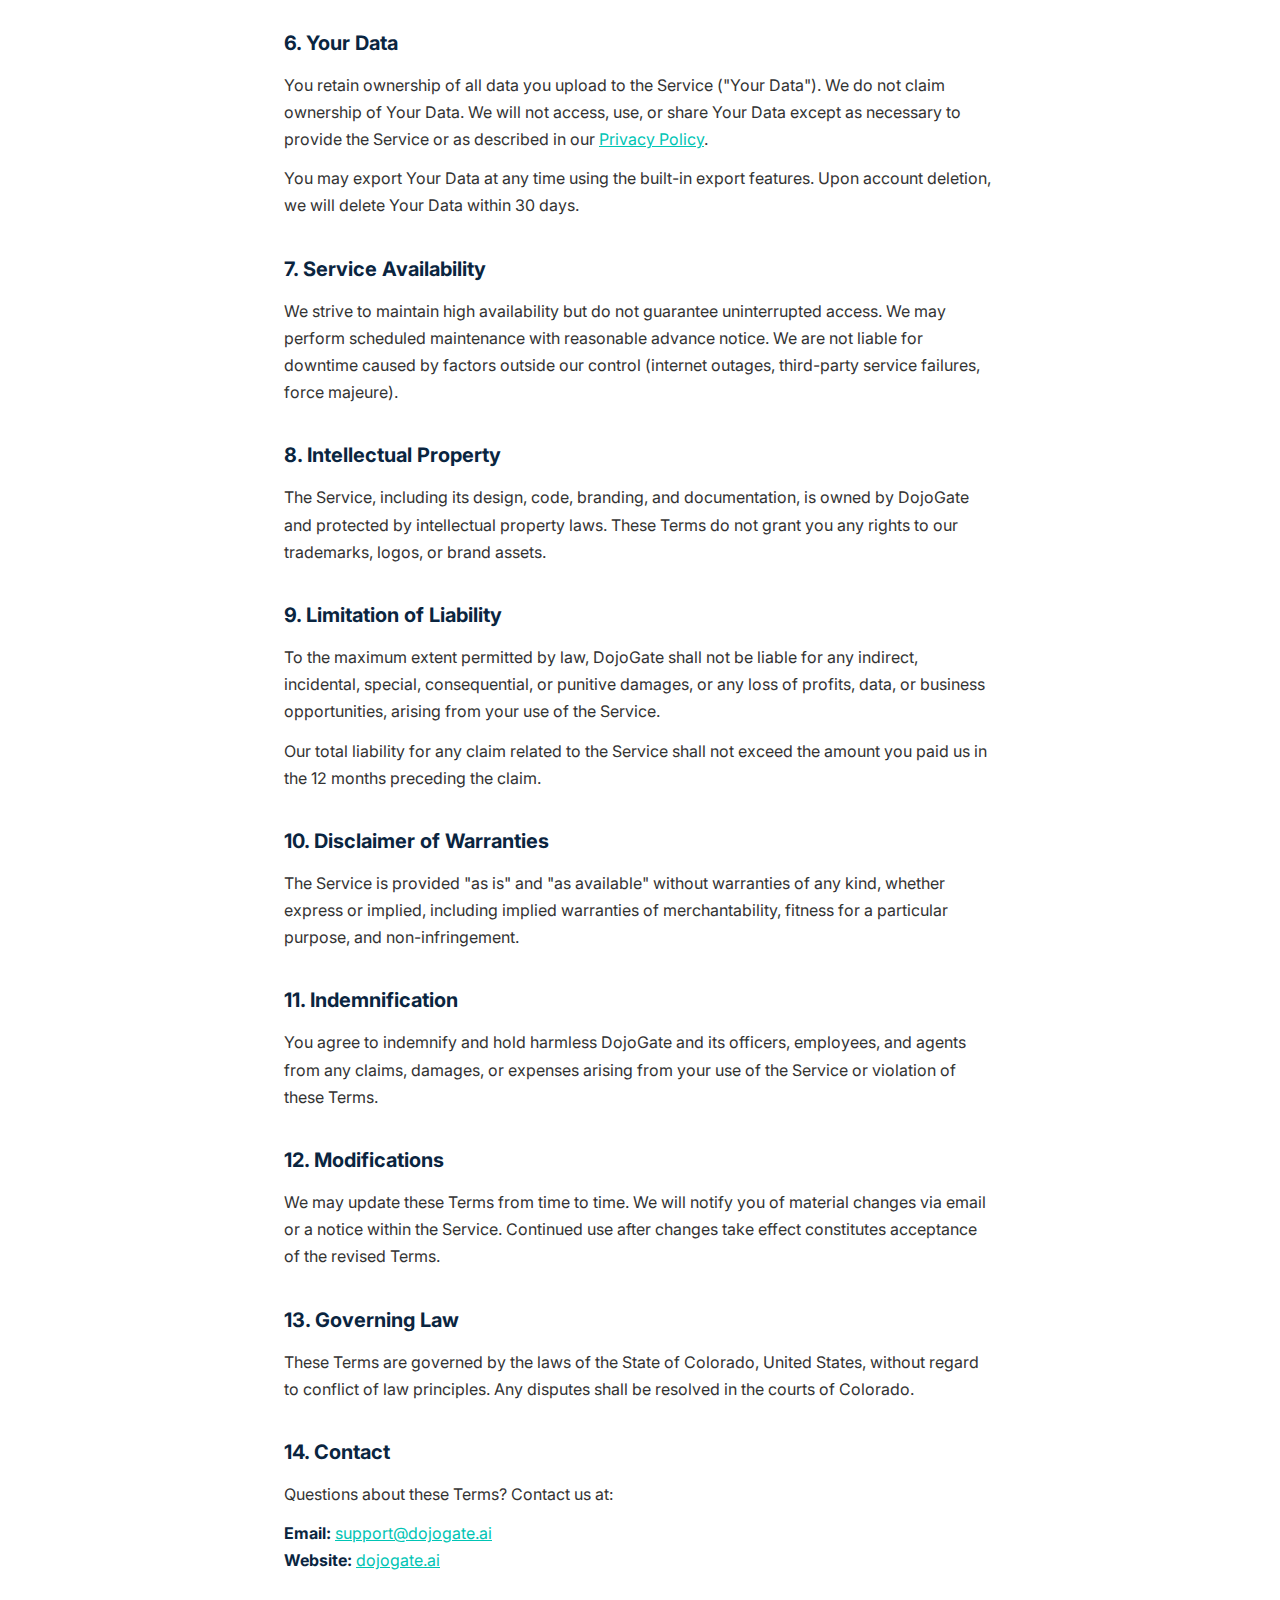
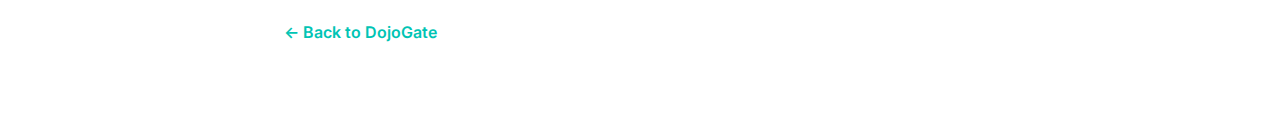
<file: terms.html>
<!DOCTYPE html>
<html lang="en">
<head>
  <meta charset="UTF-8">
  <meta name="viewport" content="width=device-width, initial-scale=1.0">
  <title>Terms of Service — DojoGate</title>
  <link rel="icon" type="image/png" sizes="32x32" href="assets/favicon-32.png">
  <link rel="preconnect" href="https://fonts.googleapis.com">
  <link rel="preconnect" href="https://fonts.gstatic.com" crossorigin>
  <link href="https://fonts.googleapis.com/css2?family=Inter:wght@400;500;600;700;800&display=swap" rel="stylesheet">
  <style>
    *, *::before, *::after { box-sizing: border-box; margin: 0; padding: 0; }
    body { font-family: 'Inter', sans-serif; color: #1a1a2e; background: #fff; line-height: 1.7; }
    .legal-nav { background: #0A2540; padding: 1rem 2rem; }
    .legal-nav a { color: #fff; text-decoration: none; font-weight: 700; font-size: 1.25rem; }
    .legal-nav a span { color: #00C4B4; }
    .legal-container { max-width: 760px; margin: 0 auto; padding: 3rem 1.5rem 5rem; }
    h1 { font-size: 2rem; font-weight: 800; margin-bottom: 0.5rem; color: #0A2540; }
    .effective-date { color: #666; margin-bottom: 2rem; font-size: 0.9rem; }
    h2 { font-size: 1.25rem; font-weight: 700; margin: 2rem 0 0.75rem; color: #0A2540; }
    p, li { margin-bottom: 0.75rem; color: #333; }
    ul { padding-left: 1.5rem; }
    li { margin-bottom: 0.5rem; }
    a { color: #00C4B4; }
    strong { color: #0A2540; }
    .back-link { display: inline-block; margin-top: 2rem; color: #00C4B4; text-decoration: none; font-weight: 600; }
    .back-link:hover { text-decoration: underline; }
  </style>
</head>
<body>
  <nav class="legal-nav"><a href="/">Dojo<span>Gate</span></a></nav>
  <div class="legal-container">
    <h1>Terms of Service</h1>
    <p class="effective-date">Effective Date: February 18, 2026</p>

    <p>These Terms of Service ("Terms") govern your use of DojoGate's website and CRM application (the "Service") operated by DojoGate ("we," "us," or "our"). By accessing or using the Service, you agree to these Terms.</p>

    <h2>1. Accounts</h2>
    <p>You must provide accurate and complete information when creating an account. You are responsible for maintaining the security of your account credentials. You must notify us immediately of any unauthorized access at <a href="mailto:support@dojogate.ai">support@dojogate.ai</a>.</p>
    <p>Each account is associated with an organization. The organization admin is responsible for managing team members and permissions within their organization.</p>

    <h2>2. Free Trial</h2>
    <p>New organizations receive a 7-day free trial with access to core features. No credit card is required to start a trial. At the end of the trial period, you must subscribe to a paid plan to continue using the Service. If you do not subscribe, your account will enter a read-only state — your data will be preserved but you will not be able to create or modify records.</p>

    <h2>3. Subscription &amp; Billing</h2>
    <p>Paid plans are billed on a monthly or annual basis at the rates displayed on our pricing page. All fees are in U.S. dollars.</p>
    <ul>
      <li><strong>Standard:</strong> $100/month or $960/year (save 20%)</li>
      <li><strong>Premium:</strong> $200/month or $1,920/year (save 20%)</li>
      <li><strong>Enterprise:</strong> Custom pricing — contact sales</li>
    </ul>
    <p>Prices are per organization, not per seat. Payment is processed securely by <a href="https://stripe.com" target="_blank" rel="noopener">Stripe</a>.</p>

    <h2>4. Cancellation &amp; Refunds</h2>
    <p>You may cancel your subscription at any time from your billing settings. Cancellation takes effect at the end of your current billing period — you will retain access until then.</p>
    <p>We do not offer refunds for partial billing periods. If you believe you were charged in error, contact <a href="mailto:support@dojogate.ai">support@dojogate.ai</a> within 14 days.</p>

    <h2>5. Acceptable Use</h2>
    <p>You agree not to:</p>
    <ul>
      <li>Use the Service for any illegal purpose</li>
      <li>Upload malicious code, viruses, or harmful content</li>
      <li>Attempt to gain unauthorized access to other accounts or systems</li>
      <li>Scrape, crawl, or extract data from the Service by automated means</li>
      <li>Use the Service to send unsolicited bulk communications (spam)</li>
      <li>Resell or redistribute the Service without our written consent</li>
      <li>Interfere with or disrupt the Service's infrastructure</li>
    </ul>
    <p>We reserve the right to suspend or terminate accounts that violate these terms.</p>

    <h2>6. Your Data</h2>
    <p>You retain ownership of all data you upload to the Service ("Your Data"). We do not claim ownership of Your Data. We will not access, use, or share Your Data except as necessary to provide the Service or as described in our <a href="/privacy.html">Privacy Policy</a>.</p>
    <p>You may export Your Data at any time using the built-in export features. Upon account deletion, we will delete Your Data within 30 days.</p>

    <h2>7. Service Availability</h2>
    <p>We strive to maintain high availability but do not guarantee uninterrupted access. We may perform scheduled maintenance with reasonable advance notice. We are not liable for downtime caused by factors outside our control (internet outages, third-party service failures, force majeure).</p>

    <h2>8. Intellectual Property</h2>
    <p>The Service, including its design, code, branding, and documentation, is owned by DojoGate and protected by intellectual property laws. These Terms do not grant you any rights to our trademarks, logos, or brand assets.</p>

    <h2>9. Limitation of Liability</h2>
    <p>To the maximum extent permitted by law, DojoGate shall not be liable for any indirect, incidental, special, consequential, or punitive damages, or any loss of profits, data, or business opportunities, arising from your use of the Service.</p>
    <p>Our total liability for any claim related to the Service shall not exceed the amount you paid us in the 12 months preceding the claim.</p>

    <h2>10. Disclaimer of Warranties</h2>
    <p>The Service is provided "as is" and "as available" without warranties of any kind, whether express or implied, including implied warranties of merchantability, fitness for a particular purpose, and non-infringement.</p>

    <h2>11. Indemnification</h2>
    <p>You agree to indemnify and hold harmless DojoGate and its officers, employees, and agents from any claims, damages, or expenses arising from your use of the Service or violation of these Terms.</p>

    <h2>12. Modifications</h2>
    <p>We may update these Terms from time to time. We will notify you of material changes via email or a notice within the Service. Continued use after changes take effect constitutes acceptance of the revised Terms.</p>

    <h2>13. Governing Law</h2>
    <p>These Terms are governed by the laws of the State of Colorado, United States, without regard to conflict of law principles. Any disputes shall be resolved in the courts of Colorado.</p>

    <h2>14. Contact</h2>
    <p>Questions about these Terms? Contact us at:</p>
    <p><strong>Email:</strong> <a href="mailto:support@dojogate.ai">support@dojogate.ai</a><br>
    <strong>Website:</strong> <a href="https://dojogate.ai">dojogate.ai</a></p>

    <a href="/" class="back-link">&larr; Back to DojoGate</a>
  </div>
</body>
</html>
</file>
<file: style.css>
/* ============================================================
   DojoGate Landing Page — CSS
   Brand: Deep Navy #0A2540 | Flow Teal #00C4B4 | White #FFF
   Typography: Inter
   ============================================================ */

:root {
  --navy: #0A2540;
  --navy-light: #0f3058;
  --navy-dark: #061a2e;
  --teal: #00C4B4;
  --teal-hover: #00a89a;
  --teal-glow: rgba(0, 196, 180, 0.15);
  --teal-subtle: rgba(0, 196, 180, 0.08);
  --white: #FFFFFF;
  --gray-50: #f8fafc;
  --gray-100: #f1f5f9;
  --gray-200: #e2e8f0;
  --gray-300: #cbd5e1;
  --gray-400: #94a3b8;
  --gray-500: #64748b;
  --gray-600: #475569;
  --gray-700: #334155;
  --gray-800: #1e293b;
  --radius: 12px;
  --radius-sm: 8px;
  --radius-lg: 16px;
  --radius-xl: 20px;
  --shadow: 0 1px 3px rgba(10,37,64,0.08), 0 4px 12px rgba(10,37,64,0.04);
  --shadow-lg: 0 4px 12px rgba(10,37,64,0.1), 0 16px 40px rgba(10,37,64,0.08);
  --shadow-teal: 0 4px 20px rgba(0,196,180,0.25);
}

*, *::before, *::after { box-sizing: border-box; margin: 0; padding: 0; }

html {
  scroll-behavior: smooth;
  scroll-padding-top: 80px;
  -webkit-font-smoothing: antialiased;
}

body {
  font-family: 'Inter', -apple-system, BlinkMacSystemFont, sans-serif;
  color: var(--gray-700);
  line-height: 1.6;
  background: var(--white);
  overflow-x: hidden;
}

.container {
  max-width: 1200px;
  margin: 0 auto;
  padding: 0 24px;
}

h1, h2, h3, h4, h5 {
  font-weight: 700;
  line-height: 1.2;
  color: var(--navy);
}

/* ==================== WORDMARK ==================== */

.wm-dojo { color: var(--navy); }
.wm-gate { color: var(--teal); }

/* On dark backgrounds */
.nav .wm-dojo,
.footer .wm-dojo { color: var(--white); }
.nav .wm-gate,
.footer .wm-gate { color: var(--teal); }

/* ==================== NAV ==================== */

.nav {
  position: fixed;
  top: 0;
  left: 0;
  right: 0;
  z-index: 100;
  background: rgba(10, 37, 64, 0.97);
  backdrop-filter: blur(12px);
  border-bottom: 1px solid rgba(255,255,255,0.06);
}

.nav-inner {
  display: flex;
  align-items: center;
  justify-content: space-between;
  height: 72px;
}

.nav-logo {
  display: flex;
  align-items: center;
  gap: 10px;
  text-decoration: none;
}

.nav-icon {
  width: 36px;
  height: 36px;
  color: white;
}

.nav-wordmark {
  font-size: 1.25rem;
  font-weight: 800;
  letter-spacing: -0.02em;
}

.nav-links {
  display: flex;
  gap: 32px;
}

.nav-links a {
  color: var(--gray-300);
  text-decoration: none;
  font-size: 0.9rem;
  font-weight: 500;
  transition: color 0.2s;
}

.nav-links a:hover { color: var(--teal); }

.nav-actions {
  display: flex;
  align-items: center;
  gap: 12px;
}

.nav-cta { white-space: nowrap; }

.btn-ghost {
  background: transparent;
  color: var(--teal);
  border: 1px solid var(--teal);
  transition: background 0.2s, color 0.2s;
}

.btn-ghost:hover {
  background: rgba(0, 196, 180, 0.1);
  color: var(--teal-hover);
  border-color: var(--teal-hover);
}


.nav-toggle {
  display: none;
  flex-direction: column;
  gap: 5px;
  background: none;
  border: none;
  cursor: pointer;
  padding: 4px;
}

.nav-toggle span {
  display: block;
  width: 24px;
  height: 2px;
  background: var(--white);
  border-radius: 2px;
  transition: 0.3s;
}

/* ==================== BUTTONS ==================== */

.btn {
  display: inline-flex;
  align-items: center;
  justify-content: center;
  gap: 8px;
  padding: 14px 28px;
  border-radius: var(--radius);
  font-family: inherit;
  font-size: 1rem;
  font-weight: 600;
  text-decoration: none;
  border: 2px solid transparent;
  cursor: pointer;
  transition: all 0.2s;
}

.btn-teal {
  background: var(--teal);
  color: var(--navy);
  border-color: var(--teal);
}

.btn-teal:hover {
  background: var(--teal-hover);
  border-color: var(--teal-hover);
  box-shadow: var(--shadow-teal);
  transform: translateY(-1px);
}

.btn-outline {
  background: transparent;
  color: var(--navy);
  border-color: var(--navy);
}

.btn-outline:hover {
  background: var(--navy);
  color: var(--white);
}

.btn-outline-light {
  background: transparent;
  color: var(--white);
  border-color: rgba(255,255,255,0.3);
}

.btn-outline-light:hover {
  background: rgba(255,255,255,0.1);
  border-color: rgba(255,255,255,0.5);
}

.btn-sm { padding: 8px 20px; font-size: 0.875rem; }
.btn-lg { padding: 18px 36px; font-size: 1.1rem; }
.btn-block { width: 100%; }

.btn-text {
  color: var(--white);
  text-decoration: none;
  font-weight: 500;
  font-size: 0.95rem;
  opacity: 0.85;
  transition: opacity 0.2s;
}

.btn-text:hover { opacity: 1; }

/* ==================== HERO ==================== */

.hero {
  background: var(--navy);
  padding: 130px 0 80px;
  position: relative;
  overflow: hidden;
}

.hero::before {
  content: '';
  position: absolute;
  top: -40%;
  right: -20%;
  width: 800px;
  height: 800px;
  background: radial-gradient(circle, var(--teal-glow) 0%, transparent 70%);
  pointer-events: none;
}

.hero-grid {
  display: grid;
  grid-template-columns: 1.1fr 0.9fr;
  gap: 60px;
  align-items: center;
}

/* Tagline badge */
.hero-tagline-badge {
  margin-bottom: 24px;
}

.tagline-badge {
  display: inline-block;
  background: linear-gradient(135deg, rgba(0,196,180,0.15), rgba(0,196,180,0.05));
  border: 1px solid rgba(0,196,180,0.3);
  color: var(--teal);
  font-size: 1rem;
  font-weight: 700;
  letter-spacing: 0.03em;
  padding: 10px 24px;
  border-radius: 40px;
}

.hero-headline {
  font-size: clamp(2.5rem, 5vw, 3.75rem);
  color: var(--white);
  font-weight: 900;
  letter-spacing: -0.03em;
  line-height: 1.08;
  margin-bottom: 24px;
}

.hero-sub {
  font-size: 1.15rem;
  color: var(--gray-300);
  line-height: 1.7;
  margin-bottom: 32px;
  max-width: 540px;
}

.hero-ctas {
  display: flex;
  align-items: center;
  gap: 24px;
  margin-bottom: 12px;
}

.hero-demo { color: rgba(255,255,255,0.8); }
.hero-demo:hover { color: var(--teal); }

.hero-micro {
  font-size: 0.85rem;
  color: var(--gray-400);
  margin-bottom: 32px;
}

.hero-social {
  display: flex;
  align-items: center;
  gap: 12px;
  font-size: 0.85rem;
  color: var(--gray-400);
}

.stars {
  color: #f59e0b;
  font-size: 1rem;
  letter-spacing: 2px;
}

/* Hero Visual — Approval Flow Animation */

.hero-visual {
  display: flex;
  align-items: center;
  justify-content: center;
}

.approval-flow {
  display: flex;
  align-items: center;
  gap: 8px;
  flex-wrap: wrap;
  justify-content: center;
}

.flow-step {
  background: rgba(255,255,255,0.06);
  border: 1px solid rgba(255,255,255,0.1);
  border-radius: var(--radius);
  padding: 16px 14px;
  text-align: center;
  min-width: 100px;
  opacity: 0;
  transform: translateY(12px);
  animation: flowIn 0.5s forwards;
}

.flow-step[data-delay="0"] { animation-delay: 0.3s; }
.flow-step[data-delay="1"] { animation-delay: 0.7s; }
.flow-step[data-delay="2"] { animation-delay: 1.1s; }
.flow-step[data-delay="3"] { animation-delay: 1.5s; }
.flow-step[data-delay="4"] { animation-delay: 1.9s; }

@keyframes flowIn {
  to { opacity: 1; transform: translateY(0); }
}

.flow-step.highlight {
  background: rgba(0, 196, 180, 0.12);
  border-color: var(--teal);
}

.flow-step.done {
  background: rgba(0, 196, 180, 0.18);
  border-color: var(--teal);
}

.flow-icon {
  font-size: 1.5rem;
  margin-bottom: 6px;
}

.parallel-icon {
  display: flex;
  gap: 2px;
  justify-content: center;
}

.flow-label {
  font-size: 0.75rem;
  color: var(--gray-300);
  font-weight: 500;
}

.flow-arrow {
  color: var(--gray-500);
  font-size: 1.2rem;
  opacity: 0;
  animation: flowIn 0.3s forwards;
  animation-delay: 0.5s;
}

/* ==================== SECTIONS COMMON ==================== */

.section-title {
  text-align: center;
  font-size: clamp(2rem, 3.5vw, 2.75rem);
  margin-bottom: 12px;
  letter-spacing: -0.02em;
}

.section-title.light { color: var(--white); }

.section-sub {
  text-align: center;
  color: var(--gray-500);
  font-size: 1.1rem;
  margin-bottom: 56px;
}

.light-sub { color: var(--gray-400); }

/* ==================== PROBLEM ==================== */

.problem {
  padding: 100px 0;
  background: var(--white);
}

.pain-grid {
  display: grid;
  grid-template-columns: repeat(3, 1fr);
  gap: 28px;
  margin-bottom: 56px;
}

.pain-card {
  background: var(--gray-50);
  border: 1px solid var(--gray-200);
  border-radius: var(--radius-lg);
  padding: 32px 28px;
  transition: transform 0.2s, box-shadow 0.2s;
}

.pain-card:hover {
  transform: translateY(-4px);
  box-shadow: var(--shadow-lg);
}

.pain-icon { font-size: 2rem; margin-bottom: 12px; }

.pain-stat {
  font-size: 1.25rem;
  font-weight: 700;
  color: var(--navy);
  margin-bottom: 12px;
}

.pain-card > p {
  font-size: 0.95rem;
  line-height: 1.6;
  margin-bottom: 16px;
}

.pain-card blockquote {
  border-left: 3px solid var(--teal);
  padding-left: 16px;
  font-style: italic;
  font-size: 0.9rem;
  color: var(--gray-600);
}

.pain-card cite {
  display: block;
  font-style: normal;
  font-size: 0.8rem;
  color: var(--gray-400);
  margin-top: 6px;
}

.transition-copy {
  text-align: center;
  font-size: 1.3rem;
  font-weight: 600;
  color: var(--navy);
  max-width: 700px;
  margin: 0 auto;
}

/* ==================== SOLUTION ==================== */

.solution {
  background: var(--navy);
  padding: 100px 0;
}

.steps {
  margin-top: 20px;
  display: flex;
  flex-direction: column;
  gap: 72px;
}

.step {
  display: grid;
  grid-template-columns: auto 1fr 1fr;
  gap: 32px;
  align-items: start;
}

.step-num {
  font-size: 4rem;
  font-weight: 800;
  color: rgba(0, 196, 180, 0.2);
  line-height: 1;
  min-width: 80px;
}

.step-content h3 {
  color: var(--white);
  font-size: 1.5rem;
  margin-bottom: 8px;
}

.step-headline {
  color: var(--teal);
  font-size: 1.05rem;
  font-weight: 500;
  margin-bottom: 12px;
}

.step-content p {
  color: var(--gray-300);
  font-size: 0.95rem;
}

/* Mock UI */

.mock-ui {
  background: rgba(255,255,255,0.04);
  border: 1px solid rgba(255,255,255,0.1);
  border-radius: var(--radius);
  overflow: hidden;
}

.mock-header {
  background: rgba(255,255,255,0.06);
  padding: 12px 16px;
  font-size: 0.8rem;
  font-weight: 600;
  color: var(--gray-300);
  border-bottom: 1px solid rgba(255,255,255,0.06);
}

.mock-row {
  display: flex;
  justify-content: space-between;
  align-items: center;
  padding: 10px 16px;
  font-size: 0.85rem;
  color: var(--gray-400);
  border-bottom: 1px solid rgba(255,255,255,0.04);
}

.mock-row.highlight {
  background: rgba(0, 196, 180, 0.08);
  color: var(--teal);
}

.mock-price { font-weight: 600; color: var(--white); }
.mock-save { font-size: 0.75rem; color: var(--teal); font-weight: 600; }
.mock-floor {
  padding: 10px 16px;
  font-size: 0.78rem;
  color: var(--teal);
  text-align: center;
  opacity: 0.8;
}

/* Approval mock */
.approval-flow-mini {
  padding: 16px;
  display: flex;
  flex-direction: column;
  gap: 10px;
  align-items: center;
}

.af-node {
  background: rgba(255,255,255,0.06);
  border: 1px solid rgba(255,255,255,0.1);
  padding: 8px 16px;
  border-radius: var(--radius-sm);
  font-size: 0.8rem;
  color: var(--gray-300);
}

.af-node.trigger { border-color: var(--gray-500); }
.af-node.approved { border-color: var(--teal); color: var(--teal); }
.af-node.approved small { opacity: 0.7; }
.af-node.done { background: rgba(0,196,180,0.12); border-color: var(--teal); color: var(--teal); font-weight: 600; }

.af-branch {
  display: flex;
  gap: 8px;
  flex-wrap: wrap;
  justify-content: center;
}

/* Timeline mock */
.timeline-compare {
  padding: 16px;
  display: flex;
  flex-direction: column;
  gap: 12px;
}

.tl-bar {
  height: 32px;
  border-radius: 6px;
  position: relative;
  overflow: hidden;
}

.tl-bar.old { background: rgba(255,255,255,0.06); }
.tl-bar.new { background: rgba(255,255,255,0.06); }
.tl-bar.old .tl-fill { background: rgba(255,100,100,0.3); height: 100%; }
.tl-bar.new .tl-fill { background: var(--teal); height: 100%; opacity: 0.5; }

.tl-label {
  position: absolute;
  top: 50%;
  left: 12px;
  transform: translateY(-50%);
  font-size: 0.78rem;
  font-weight: 600;
  color: var(--gray-300);
  white-space: nowrap;
}

.timeline-stages {
  display: flex;
  align-items: center;
  gap: 6px;
  padding: 0 16px 16px;
  font-size: 0.72rem;
  color: var(--gray-500);
  justify-content: center;
  flex-wrap: wrap;
}

.tl-done { color: var(--teal); font-weight: 600; }

/* ==================== FEATURES ==================== */

.features {
  padding: 100px 0;
  background: var(--gray-50);
}

.feature-grid {
  display: grid;
  grid-template-columns: repeat(3, 1fr);
  gap: 24px;
  margin-top: 48px;
}

.feature-card {
  background: var(--white);
  border: 1px solid var(--gray-200);
  border-radius: var(--radius-lg);
  padding: 32px 28px;
  transition: transform 0.2s, box-shadow 0.2s, border-color 0.2s;
}

.feature-card:hover {
  transform: translateY(-4px);
  box-shadow: var(--shadow-lg);
  border-color: var(--teal);
}

.feature-icon { font-size: 1.75rem; margin-bottom: 16px; }

.feature-card h3 { font-size: 1.15rem; margin-bottom: 10px; }

.feature-card p {
  font-size: 0.92rem;
  color: var(--gray-600);
  line-height: 1.6;
}

.integration-logos {
  display: flex;
  flex-wrap: wrap;
  gap: 8px;
  margin-top: 12px;
}

.integration-logos span {
  background: var(--gray-100);
  padding: 4px 12px;
  border-radius: 20px;
  font-size: 0.75rem;
  font-weight: 600;
  color: var(--gray-600);
}

/* ==================== INDUSTRIES ==================== */

.industries {
  background: var(--navy);
  padding: 100px 0;
}

.industry-grid {
  display: grid;
  grid-template-columns: repeat(3, 1fr);
  gap: 28px;
  margin-bottom: 40px;
}

.industry-card {
  background: rgba(255,255,255,0.04);
  border: 1px solid rgba(255,255,255,0.1);
  border-radius: var(--radius-lg);
  padding: 36px 28px;
  transition: transform 0.2s, border-color 0.2s, background 0.2s;
}

.industry-card:hover {
  transform: translateY(-4px);
  border-color: var(--teal);
  background: rgba(0,196,180,0.05);
}

.industry-icon { font-size: 2.5rem; margin-bottom: 16px; }

.industry-card h3 {
  color: var(--white);
  font-size: 1.25rem;
  margin-bottom: 10px;
}

.industry-card > p {
  color: var(--gray-400);
  font-size: 0.92rem;
  line-height: 1.6;
  margin-bottom: 16px;
}

.industry-features {
  list-style: none;
  display: flex;
  flex-direction: column;
  gap: 8px;
}

.industry-features li {
  font-size: 0.85rem;
  color: var(--gray-300);
  padding-left: 20px;
  position: relative;
}

.industry-features li::before {
  content: '✓';
  position: absolute;
  left: 0;
  color: var(--teal);
  font-weight: 700;
  font-size: 0.8rem;
}

.industry-cta-text {
  text-align: center;
  color: var(--gray-400);
  font-size: 0.95rem;
}

.teal-link {
  color: var(--teal);
  text-decoration: none;
  font-weight: 600;
}

.teal-link:hover { text-decoration: underline; }

/* ==================== SOCIAL PROOF ==================== */

.proof {
  padding: 100px 0;
  background: var(--white);
}

.proof-grid {
  display: grid;
  grid-template-columns: repeat(3, 1fr);
  gap: 24px;
  margin-bottom: 56px;
}

.proof-card {
  background: var(--gray-50);
  border: 1px solid var(--gray-200);
  border-radius: var(--radius-lg);
  padding: 28px;
}

.proof-meta {
  font-size: 0.78rem;
  font-weight: 600;
  color: var(--teal-hover);
  text-transform: uppercase;
  letter-spacing: 0.04em;
  margin-bottom: 16px;
}

.proof-card blockquote {
  font-size: 1rem;
  font-style: italic;
  color: var(--navy);
  line-height: 1.6;
  margin-bottom: 16px;
}

.proof-card cite {
  display: block;
  font-style: normal;
  font-size: 0.9rem;
  font-weight: 600;
  color: var(--gray-700);
}

.proof-card cite small {
  font-weight: 400;
  color: var(--gray-500);
}

.proof-metrics {
  display: flex;
  gap: 16px;
  margin-top: 16px;
  padding-top: 16px;
  border-top: 1px solid var(--gray-200);
}

.proof-metrics div {
  font-size: 0.78rem;
  color: var(--gray-500);
}

.proof-metrics strong {
  display: block;
  font-size: 1rem;
  color: var(--navy);
}

/* Stats Bar */
.stats-bar {
  display: grid;
  grid-template-columns: repeat(4, 1fr);
  gap: 24px;
  background: var(--teal);
  border-radius: var(--radius-lg);
  padding: 40px 32px;
}

.stat {
  text-align: center;
  color: var(--navy);
}

.stat-number {
  display: flex;
  align-items: baseline;
  justify-content: center;
}

.stat-value {
  font-size: 2.75rem;
  font-weight: 800;
  letter-spacing: -0.03em;
}

.stat-unit {
  font-size: 1.5rem;
  font-weight: 700;
}

.stat-label {
  font-size: 0.85rem;
  font-weight: 500;
  margin-top: 4px;
  opacity: 0.85;
}

.stat-label small {
  display: block;
  opacity: 0.7;
  font-size: 0.78rem;
}

/* ==================== PRICING ==================== */

.pricing {
  padding: 100px 0;
  background: var(--gray-50);
}

.billing-toggle {
  display: flex;
  align-items: center;
  justify-content: center;
  gap: 12px;
  margin-bottom: 40px;
}

.toggle-label {
  font-size: 0.95rem;
  font-weight: 500;
  color: var(--gray-500);
  transition: color 0.2s;
}

.toggle-label.active { color: var(--navy); font-weight: 600; }

.save-badge {
  background: rgba(0, 196, 180, 0.15);
  color: var(--teal-hover);
  font-size: 0.75rem;
  font-weight: 700;
  padding: 2px 8px;
  border-radius: 20px;
}

.toggle {
  position: relative;
  cursor: pointer;
}

.toggle input { display: none; }

.toggle-track {
  display: block;
  width: 48px;
  height: 26px;
  background: var(--gray-300);
  border-radius: 20px;
  position: relative;
  transition: background 0.3s;
}

.toggle-track::after {
  content: '';
  position: absolute;
  top: 3px;
  left: 3px;
  width: 20px;
  height: 20px;
  background: var(--white);
  border-radius: 50%;
  transition: transform 0.3s;
  box-shadow: 0 1px 3px rgba(0,0,0,0.2);
}

.toggle input:checked + .toggle-track { background: var(--teal); }
.toggle input:checked + .toggle-track::after { transform: translateX(22px); }

.pricing-grid {
  display: grid;
  grid-template-columns: repeat(3, 1fr);
  gap: 24px;
  align-items: start;
}

.price-card {
  background: var(--white);
  border: 2px solid var(--gray-200);
  border-radius: var(--radius-lg);
  padding: 36px 28px;
  position: relative;
  transition: transform 0.2s, box-shadow 0.2s;
}

.price-card:hover {
  transform: translateY(-4px);
  box-shadow: var(--shadow-lg);
}

.price-card.featured {
  border-color: var(--teal);
  box-shadow: var(--shadow-teal);
}

.price-badge {
  position: absolute;
  top: -14px;
  left: 50%;
  transform: translateX(-50%);
  background: var(--teal);
  color: var(--navy);
  font-size: 0.8rem;
  font-weight: 700;
  padding: 4px 16px;
  border-radius: 20px;
  white-space: nowrap;
}

.price-tier {
  font-size: 1.25rem;
  font-weight: 700;
  color: var(--navy);
  margin-bottom: 8px;
}

.price-amount {
  margin-bottom: 8px;
  display: flex;
  align-items: baseline;
}

.price-dollar {
  font-size: 1.5rem;
  font-weight: 700;
  color: var(--navy);
}

.price-num {
  font-size: 3.5rem;
  font-weight: 800;
  color: var(--navy);
  letter-spacing: -0.03em;
  line-height: 1;
  transition: all 0.3s;
}

.price-num.custom { font-size: 2.5rem; }

.price-period {
  font-size: 1rem;
  color: var(--gray-500);
  font-weight: 500;
  margin-left: 4px;
}

.price-for {
  font-size: 0.9rem;
  color: var(--gray-500);
  margin-bottom: 24px;
  padding-bottom: 24px;
  border-bottom: 1px solid var(--gray-200);
}

.price-features {
  list-style: none;
  margin-bottom: 28px;
  display: flex;
  flex-direction: column;
  gap: 10px;
}

.price-features li {
  font-size: 0.9rem;
  color: var(--gray-600);
  padding-left: 24px;
  position: relative;
}

.price-features li::before {
  content: '✓';
  position: absolute;
  left: 0;
  color: var(--teal);
  font-weight: 700;
}

.pricing-trust {
  display: flex;
  justify-content: center;
  flex-wrap: wrap;
  gap: 24px;
  margin-top: 40px;
  font-size: 0.88rem;
  color: var(--gray-500);
}

/* ==================== CONTACT / GET MORE INFO ==================== */

.contact {
  padding: 100px 0;
  background: var(--white);
}

.contact-grid {
  display: grid;
  grid-template-columns: 1fr 1fr;
  gap: 64px;
  align-items: start;
}

.contact-copy h2 {
  font-size: 2.25rem;
  margin-bottom: 16px;
}

.contact-copy > p {
  font-size: 1.05rem;
  color: var(--gray-600);
  line-height: 1.7;
  margin-bottom: 36px;
}

.contact-benefits {
  display: flex;
  flex-direction: column;
  gap: 24px;
}

.cb-item {
  display: flex;
  gap: 16px;
  align-items: flex-start;
}

.cb-icon { font-size: 1.5rem; flex-shrink: 0; margin-top: 2px; }

.cb-item strong {
  display: block;
  font-size: 0.95rem;
  color: var(--navy);
  margin-bottom: 2px;
}

.cb-item p {
  font-size: 0.88rem;
  color: var(--gray-500);
  margin: 0;
}

/* Form */

.contact-form-wrap {
  background: var(--gray-50);
  border: 1px solid var(--gray-200);
  border-radius: var(--radius-xl);
  padding: 36px 32px;
}

.contact-form {
  display: flex;
  flex-direction: column;
  gap: 18px;
}

.form-group {
  display: flex;
  flex-direction: column;
  gap: 6px;
}

.form-group label {
  font-size: 0.88rem;
  font-weight: 600;
  color: var(--navy);
}

.optional {
  font-weight: 400;
  color: var(--gray-400);
}

.form-group input,
.form-group select,
.form-group textarea {
  font-family: inherit;
  font-size: 0.95rem;
  padding: 12px 14px;
  border: 1px solid var(--gray-200);
  border-radius: var(--radius-sm);
  background: var(--white);
  color: var(--navy);
  transition: border-color 0.2s, box-shadow 0.2s;
  outline: none;
}

.form-group input:focus,
.form-group select:focus,
.form-group textarea:focus {
  border-color: var(--teal);
  box-shadow: 0 0 0 3px var(--teal-glow);
}

.form-group input::placeholder,
.form-group textarea::placeholder {
  color: var(--gray-400);
}

.form-group textarea { resize: vertical; min-height: 80px; }

.form-row {
  display: grid;
  grid-template-columns: 1fr 1fr;
  gap: 16px;
}

.form-fine {
  font-size: 0.8rem;
  color: var(--gray-400);
  text-align: center;
}

.form-success {
  text-align: center;
  padding: 40px 20px;
}

.success-icon { font-size: 3rem; margin-bottom: 16px; }

.form-success h3 {
  font-size: 1.5rem;
  margin-bottom: 8px;
}

.form-success p {
  color: var(--gray-500);
  font-size: 0.95rem;
}

/* ==================== FAQ ==================== */

.faq {
  padding: 80px 0;
  background: var(--gray-50);
}

.faq-list {
  max-width: 720px;
  margin: 40px auto 0;
  display: flex;
  flex-direction: column;
  gap: 8px;
}

.faq-item {
  border: 1px solid var(--gray-200);
  border-radius: var(--radius);
  overflow: hidden;
  background: var(--white);
  transition: border-color 0.2s;
}

.faq-item[open] { border-color: var(--teal); }

.faq-item summary {
  padding: 18px 24px;
  font-weight: 600;
  font-size: 1rem;
  color: var(--navy);
  cursor: pointer;
  list-style: none;
  display: flex;
  justify-content: space-between;
  align-items: center;
}

.faq-item summary::-webkit-details-marker { display: none; }

.faq-item summary::after {
  content: '+';
  font-size: 1.25rem;
  font-weight: 400;
  color: var(--gray-400);
  transition: transform 0.2s;
  flex-shrink: 0;
  margin-left: 16px;
}

.faq-item[open] summary::after { content: '−'; color: var(--teal); }

.faq-item p {
  padding: 0 24px 18px;
  font-size: 0.95rem;
  color: var(--gray-600);
  line-height: 1.6;
}

/* ==================== FINAL CTA ==================== */

.final-cta {
  background: var(--navy);
  padding: 100px 0;
  text-align: center;
}

.final-tagline {
  color: var(--teal);
  font-size: 1.1rem;
  font-weight: 700;
  letter-spacing: 0.03em;
  margin-bottom: 16px;
}

.final-cta h2 {
  color: var(--white);
  font-size: clamp(2rem, 4vw, 2.75rem);
  margin-bottom: 16px;
}

.final-desc {
  color: var(--gray-400);
  font-size: 1.1rem;
  max-width: 600px;
  margin: 0 auto 32px;
}

.final-ctas {
  display: flex;
  gap: 16px;
  justify-content: center;
  flex-wrap: wrap;
  margin-bottom: 16px;
}

.final-micro {
  font-size: 0.85rem;
  color: var(--gray-500);
}

/* ==================== FOOTER ==================== */

.footer {
  background: var(--navy-dark);
  padding: 64px 0 32px;
  color: var(--gray-400);
}

.footer-inner {
  display: flex;
  flex-direction: column;
  gap: 48px;
}

.footer-top {
  display: flex;
  justify-content: space-between;
  gap: 48px;
}

.footer-logo-row {
  display: flex;
  align-items: center;
  gap: 12px;
  margin-bottom: 12px;
}

.footer-logo {
  width: 40px;
  height: 40px;
  color: white;
}

.footer-wordmark {
  font-size: 1.25rem;
  font-weight: 800;
  letter-spacing: -0.02em;
}

.footer-tagline {
  font-size: 0.85rem;
  line-height: 1.5;
  color: var(--gray-500);
  font-style: italic;
}

.footer-links {
  display: flex;
  gap: 64px;
}

.footer-col h4 {
  color: var(--gray-300);
  font-size: 0.85rem;
  text-transform: uppercase;
  letter-spacing: 0.06em;
  margin-bottom: 16px;
}

.footer-col a {
  display: block;
  color: var(--gray-500);
  text-decoration: none;
  font-size: 0.88rem;
  padding: 4px 0;
  transition: color 0.2s;
}

.footer-col a:hover { color: var(--teal); }

.footer-bottom {
  display: flex;
  justify-content: space-between;
  align-items: center;
  padding-top: 32px;
  border-top: 1px solid rgba(255,255,255,0.06);
  font-size: 0.82rem;
}

.footer-legal {
  display: flex;
  gap: 20px;
}

.footer-legal a {
  color: var(--gray-500);
  text-decoration: none;
}

.footer-legal a:hover { color: var(--teal); }

/* ==================== ANIMATIONS ==================== */

/* Only hide when JS observer is active */
.js-anim [data-anim] {
  opacity: 0;
  transform: translateY(24px);
  transition: opacity 0.6s ease, transform 0.6s ease;
}

.js-anim [data-anim].visible {
  opacity: 1;
  transform: translateY(0);
}

/* ==================== RESPONSIVE ==================== */

@media (max-width: 1024px) {
  .hero-grid { grid-template-columns: 1fr; gap: 40px; }
  .hero-visual { order: 1; }
  .step { grid-template-columns: auto 1fr; }
  .step-visual { grid-column: 1 / -1; }
  .feature-grid { grid-template-columns: repeat(2, 1fr); }
  .industry-grid { grid-template-columns: repeat(2, 1fr); }
  .industry-grid > :last-child { grid-column: 1 / -1; max-width: 50%; justify-self: center; }
  .proof-grid { grid-template-columns: repeat(2, 1fr); }
  .proof-grid > :last-child { grid-column: 1 / -1; max-width: 50%; justify-self: center; }
  .stats-bar { grid-template-columns: repeat(2, 1fr); }
  .pricing-grid { grid-template-columns: repeat(2, 1fr); }
  .pricing-grid > .price-card:last-child { grid-column: 1 / -1; max-width: 50%; justify-self: center; }
  .contact-grid { grid-template-columns: 1fr; gap: 48px; }
  .footer-top { flex-direction: column; }
}

@media (max-width: 768px) {
  .nav-links, .nav-actions { display: none; }
  .nav-toggle { display: flex; }

  .nav-links.open {
    display: flex;
    flex-direction: column;
    position: absolute;
    top: 72px;
    left: 0;
    right: 0;
    background: var(--navy);
    padding: 24px;
    gap: 16px;
    border-bottom: 1px solid rgba(255,255,255,0.1);
  }

  /* Hero — center everything on mobile */
  .hero { padding: 120px 0 60px; }
  .hero-content { text-align: center; display: flex; flex-direction: column; align-items: center; }
  .hero-tagline-badge { text-align: center; }
  .hero-headline { font-size: 2.25rem; text-align: center; }
  .hero-sub { text-align: center; margin-left: auto; margin-right: auto; }
  .hero-ctas { flex-direction: column; align-items: center; }
  .hero-ctas .btn { width: 100%; max-width: 320px; text-align: center; }
  .hero-ctas .btn-text { text-align: center; }
  .hero-micro { text-align: center; }
  .hero-social { flex-direction: column; text-align: center; align-items: center; }

  /* Approval flow visual */
  .approval-flow { gap: 4px; }
  .flow-step { min-width: 72px; padding: 10px 8px; }
  .flow-arrow { font-size: 0.9rem; }

  /* Grids → single column */
  .pain-grid { grid-template-columns: 1fr; }
  .step { grid-template-columns: 1fr; }
  .step-num { font-size: 2.5rem; }
  .feature-grid { grid-template-columns: 1fr; }
  .industry-grid { grid-template-columns: 1fr; }
  .industry-grid > :last-child { max-width: 100%; }
  .proof-grid { grid-template-columns: 1fr; }
  .proof-grid > :last-child { max-width: 100%; }
  .stats-bar { grid-template-columns: 1fr; gap: 24px; }
  .pricing-grid { grid-template-columns: 1fr; }
  .pricing-grid > .price-card:last-child { grid-column: auto; max-width: 100%; }
  .contact-grid { grid-template-columns: 1fr; }

  /* Section headings */
  .section-title { font-size: 1.75rem; }
  .section-sub { font-size: 1rem; }

  /* Footer */
  .footer-top { flex-direction: column; text-align: center; }
  .footer-links { flex-direction: column; gap: 32px; text-align: center; }
  .footer-bottom { flex-direction: column; gap: 12px; text-align: center; }
  .footer-legal { justify-content: center; }
}
</file>
